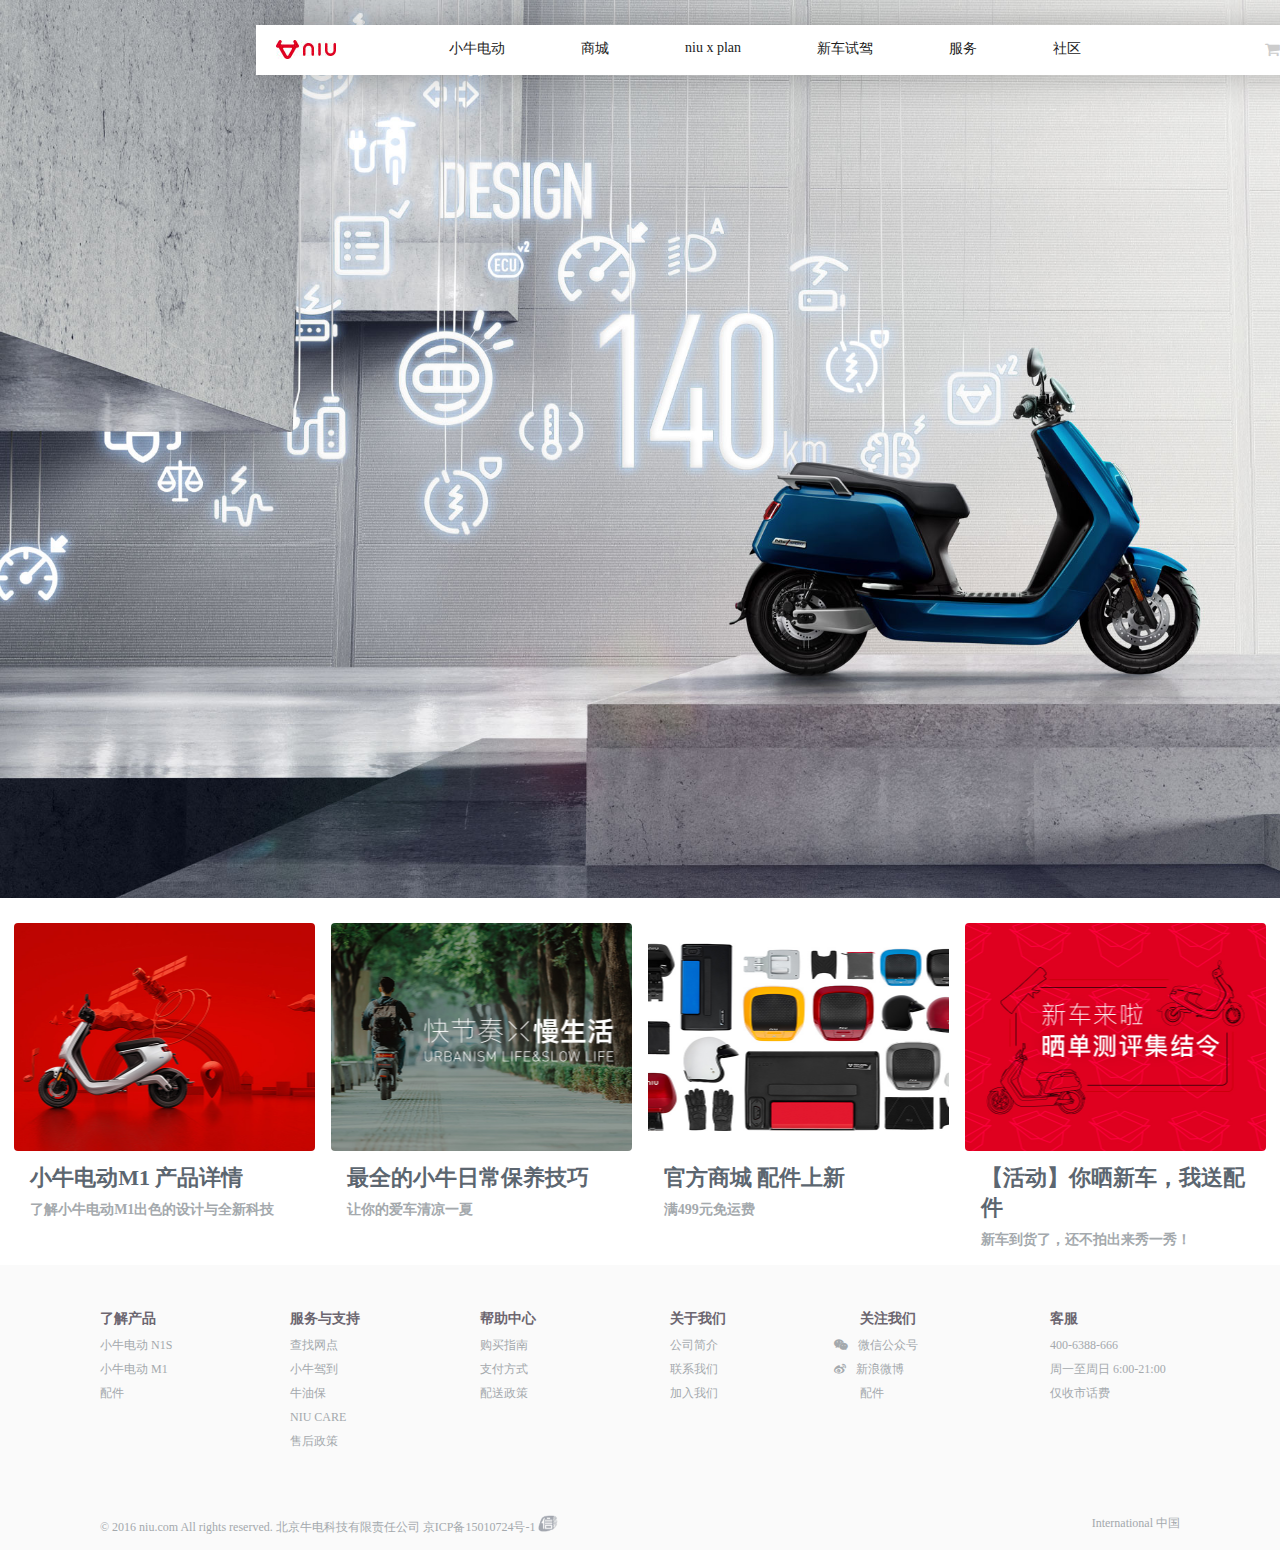
<file: index.html>
<!doctype html>
<html>
<head>
<meta charset="utf-8">
<link href="css/font-awesome.min.css" rel="stylesheet" type="text/css">
<link href="css/style.css" rel="stylesheet" type="text/css">
<link href="css/index.css" rel="stylesheet" type="text/css">
    <script src="js/jquery/jquery-3.1.0.js"></script>
    <script src="js/index.js"></script>
    <script src="js/hxsd_tools.js"></script>
<title>index</title>
</head>

<body>
<header>
	<div class="header_inner clearfix">
    	<div class="logo"><a href="index.html"><img src="images/logo_03.jpg"></a></div>
        <div class="nav">
        	<ul>
            	<li id="smallCart">
                    <a href="index.html">小牛电动</a>
                    <div class="collapse" style="display: none;">
                        <div class="collapse-content">
                            <ul>
                                <li>
                                    <a href="#"><img class="mn" src="images/m1.jpg"/><span>M1</span> </a>
                                </li>
                                <li>
                                    <a href="#"><img class="mn" src="images/n1.jpg"/><span>N1S</span> </a>
                                </li>
                            </ul>
                        </div>
                    </div>
                </li>
                <li><a href="products.html">商城</a></li>
                <li><a href="niu-x-plan.html">niu x plan</a></li>
                <li><a href="xiaoniuTry.html">新车试驾</a></li>
                <li id="services">
                    <a href="#">服务</a>
                    <div class="collapse2" style="display: none;">
                        <div class="collapse-content2">
                            <ul>
                                <li>
                                    <div class="service_bg"></div>
                                    <a target="_blank" href="#">
                                        <div class="title">
                                            <p>NIU CARE</p>
                                            <p>保养计划</p>
                                        </div>
                                    </a>
                                </li>
                                <li>
                                    <div class="service_bg2"></div>
                                    <a target="_blank" href="#">
                                        <div class="title">
                                            <p>牛油保</p>
                                            <p>人车保险</p>
                                        </div>
                                    </a>
                                </li>
                                <li>
                                    <div class="service_bg3"></div>
                                    <a target="_blank" href="#">
                                        <div class="title">
                                            <p>网点</p>
                                            <p>查找线下服务</p>
                                        </div>
                                    </a>
                                </li>
                            </ul>
                        </div>
                    </div>
                </li>
                <li><a href="#">社区</a></li>
            </ul>
        </div>
        <div class="nav_right">
        	<a href="#" class="fa fa-user"></a>
            <a href="#" class="fa fa-shopping-cart"></a>
        </div>
    </div>
</header>
<div class="banner clearfix" id="ban">
    <ul class="teb">
        <li>
            <a href="javascript:;"><img src="images/banner1.jpg"/></a>
            <div class="banner_inside">
                <a href="javascript:;"><img src="images/KV1N1S0825-1_27198195.jpg"/></a>
                <p>140 公里超长续航 ／ 智能 APP 防盗 ／ 丢一台赔一台</p>
                <a href="javascript:;">了解 N1S<i class="fa fa-arrow-right icon"></i></a>
                <a href="javascript:;">立即购买<i class="fa fa-arrow-right icon"></i></a>
            </div>
        </li>
        <li>
            <a href="javascript:;"><img src="images/banner2.jpg"/></a>
            <div class="banner_inside2">
                <a href="javascript:;"><img src="images/shijia.jpg"/></a>
                <a href="javascript:;">立即预约体验试驾会<i class="fa fa-arrow-right icon"></i></a>
                <a href="javascript:;">了解更多<i class="fa fa-arrow-right icon"></i></a>
            </div>
        </li>
        <li>
            <a href="javascript:;"><img src="images/banner3.jpg"/></a>
            <div class="banner_inside3">
                <a href="javascript:;"><img src="images/kv3.jpg"/></a>
                <a href="javascript:;">了解更多<i class="fa fa-arrow-right icon"></i></a>
            </div>
        </li>
        <li>
            <a href="javascript:;"><img src="images/banner4.jpg"/></a>
            <div class="banner_inside4">
                <a href="javascript:;">了解更多<i class="fa fa-arrow-right icon"></i></a>
                <a href="javascript:;">立即预约<i class="fa fa-arrow-right icon"></i></a>
            </div>
        </li>
    </ul>
    <a class="prev" href="javascript:;">&lt;</a>
    <a class="next" href="javascript:;">&gt;</a>
</div>

<div class="main clearfix">
<ul>
    <li>
        <a href="javascript:;">
        <div class="m1_bg1"></div>
        <h3>小牛电动M1 产品详情</h3>
        <p>了解小牛电动M1出色的设计与全新科技</p></a>
    </li>
    <li>
        <a href="javascript:;">
        <div class="m1_bg2"></div>
        <h3>最全的小牛日常保养技巧</h3>
        <p>让你的爱车清凉一夏</p></a>
    </li>
    <li>
        <a href="javascript:;">
        <div class="m1_bg3"></div>
        <h3>官方商城 配件上新</h3>
        <p>满499元免运费</p></a>
    </li>
    <li>
        <a href="javascript:;">
        <div class="m1_bg4"></div>
        <h3>【活动】你晒新车，我送配件</h3>
        <p>新车到货了，还不拍出来秀一秀！</p></a>
    </li>
</ul>
</div>
<div class="footer">
    <div class="footer_top">
        <ul>
    <li>
        <dl>
            <dt>了解产品</dt>
            <dd><a href="javascript:;">小牛电动 N1S</a></dd>
            <dd><a href="javascript:;">小牛电动 M1</a></dd>
            <dd><a href="javascript:;">配件</a></dd>
        </dl>
    </li>
    <li>
        <dl>
            <dt>服务与支持</dt>
            <dd><a href="javascript:;">查找网点</a></dd>
            <dd><a href="javascript:;">小牛驾到</a></dd>
            <dd><a href="javascript:;">牛油保</a></dd>
            <dd><a href="javascript:;">NIU CARE</a></dd>
            <dd><a href="javascript:;">售后政策</a></dd>
        </dl>
    </li>
    <li>
        <dl>
            <dt>帮助中心</dt>
            <dd><a href="javascript:;">购买指南</a></dd>
            <dd><a href="javascript:;">支付方式</a></dd>
            <dd><a href="javascript:;">配送政策</a></dd>
        </dl>
    </li>
    <li>
        <dl>
            <dt>关于我们</dt>
            <dd><a href="javascript:;">公司简介</a></dd>
            <dd><a href="javascript:;">联系我们</a></dd>
            <dd><a href="javascript:;">加入我们</a></dd>
        </dl>
    </li>
    <li>
        <dl>
            <dt>关注我们</dt>
            <dd><a href="javascript:;"><i class="fa fa-weixin"></i>微信公众号</a></dd>
            <dd><a href="javascript:;"><i class="fa fa-weibo"></i>新浪微博</a></dd>
            <dd><a href="javascript:;">配件</a></dd>
        </dl>
    </li>
    <li>
        <dl>
            <dt>客服</dt>
            <dd><a href="javascript:;">400-6388-666</a></dd>
            <dd><a href="javascript:;">周一至周日 6:00-21:00</a></dd>
            <dd><a href="javascript:;">仅收市话费</a></dd>
        </dl>
    </li>
</ul>
    </div>
    <div class="footer_bot">
        <p class="bot_left">© 2016 niu.com All rights reserved. 北京牛电科技有限责任公司 京ICP备15010724号-1 <img src="images/cert.png" style="width: 20px;"/></p>
        <div class="bot_right">
            <a href="http://www.niu.com/en/"> <i class="icon-global"></i>International</a>
            <span>中国</span>
        </div>
    </div>
</div>
</body>
</html>
</file>
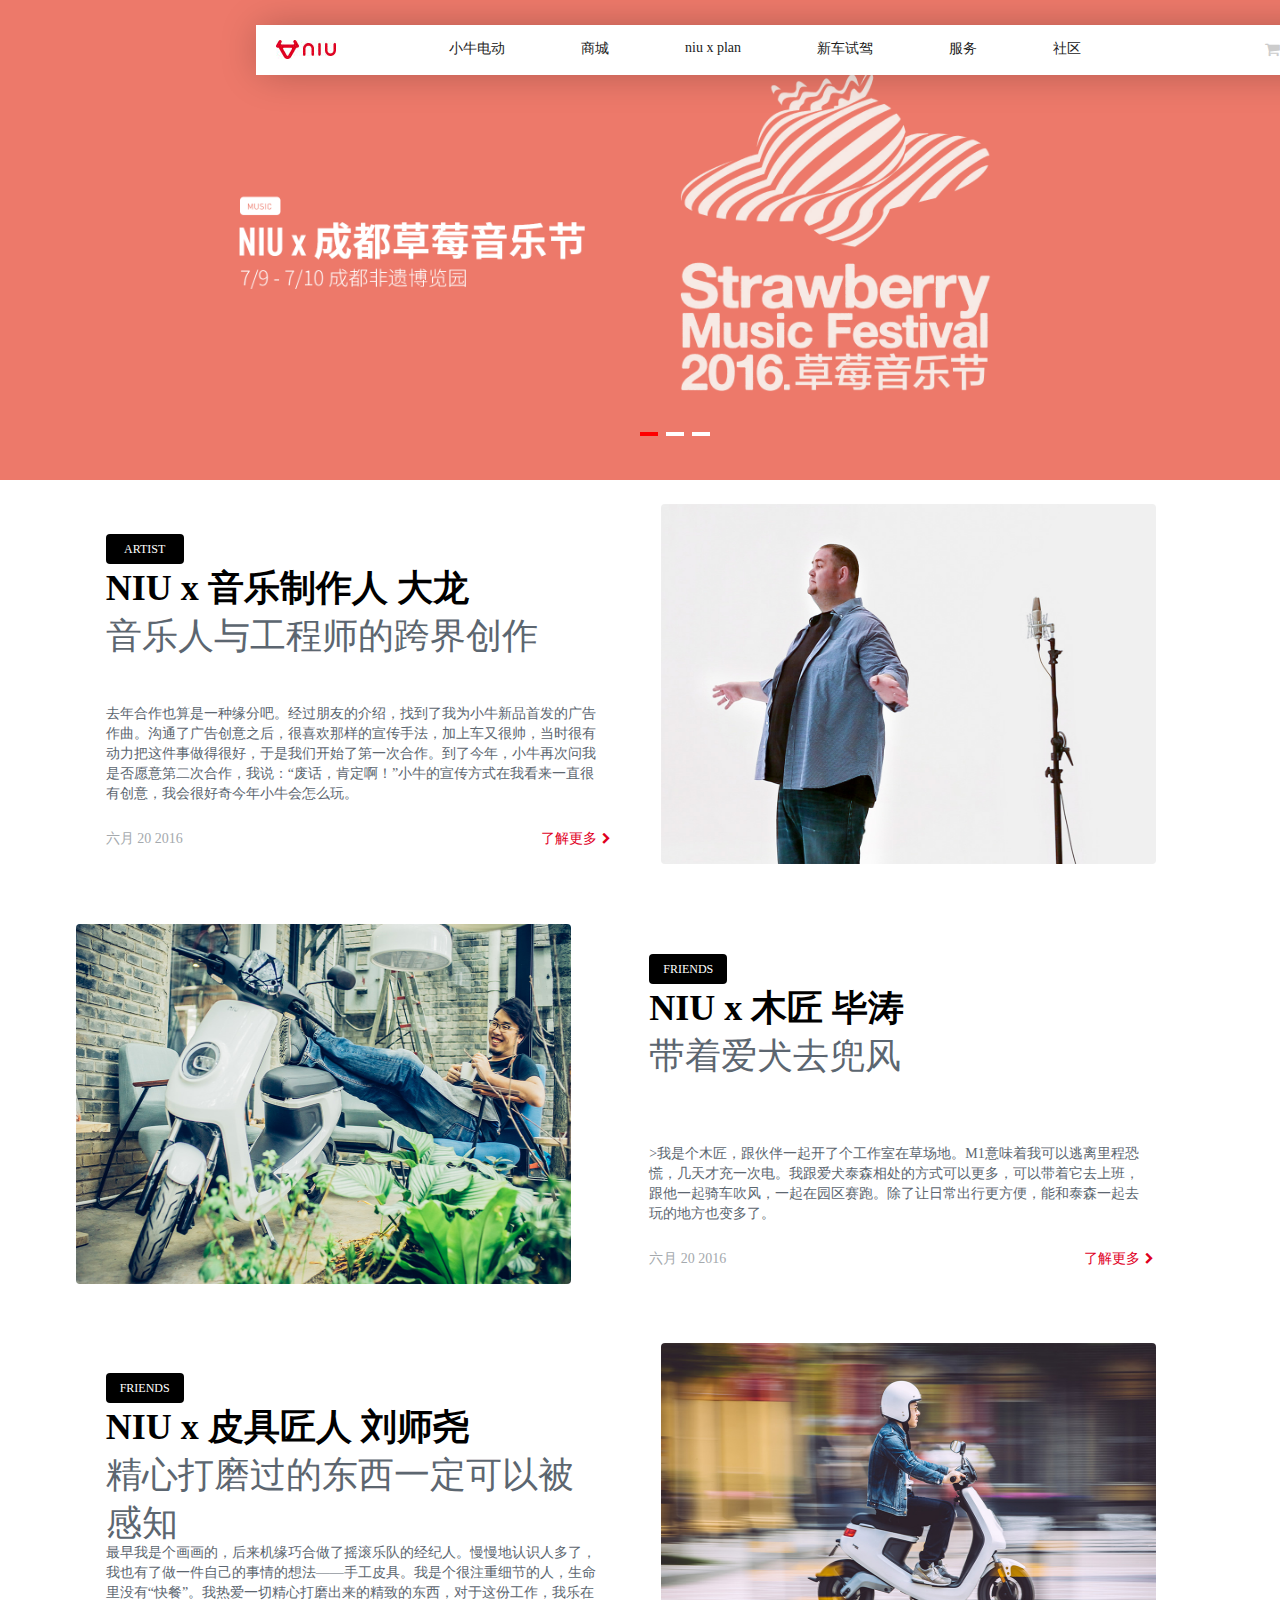
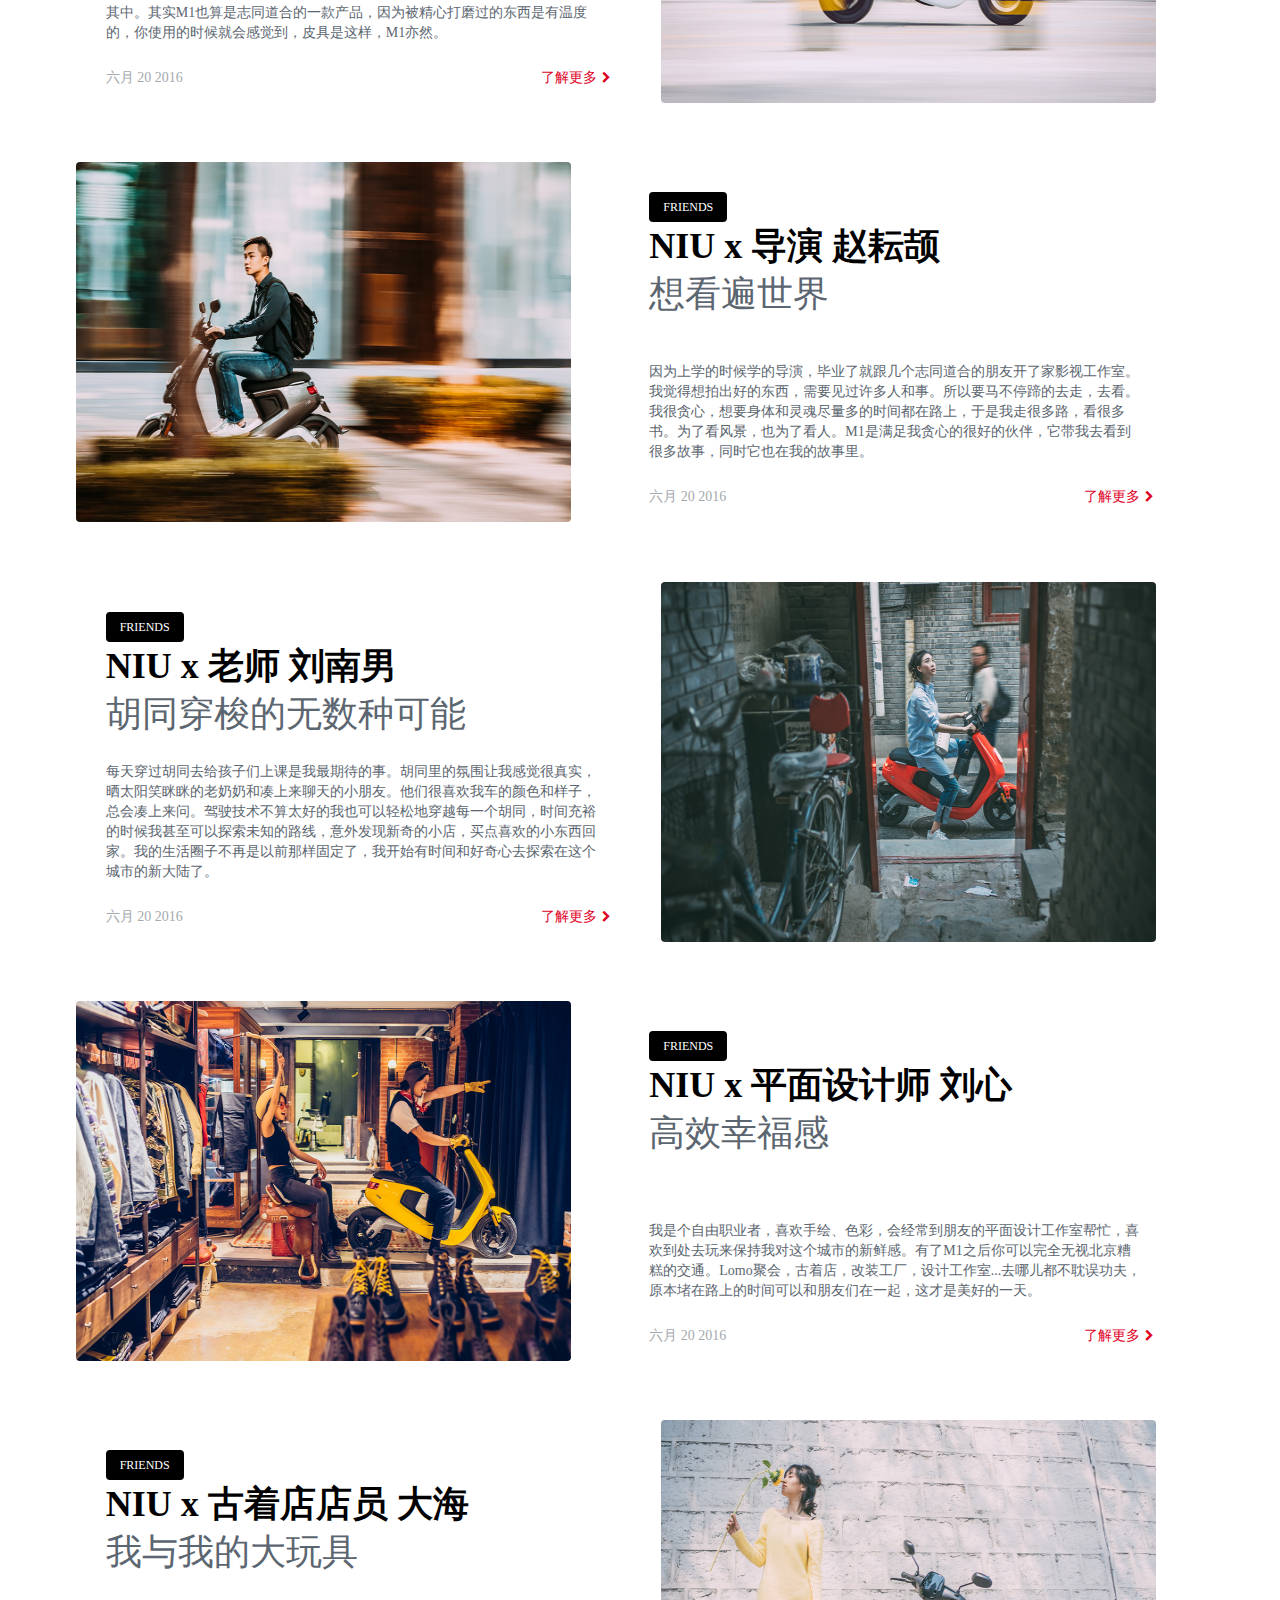
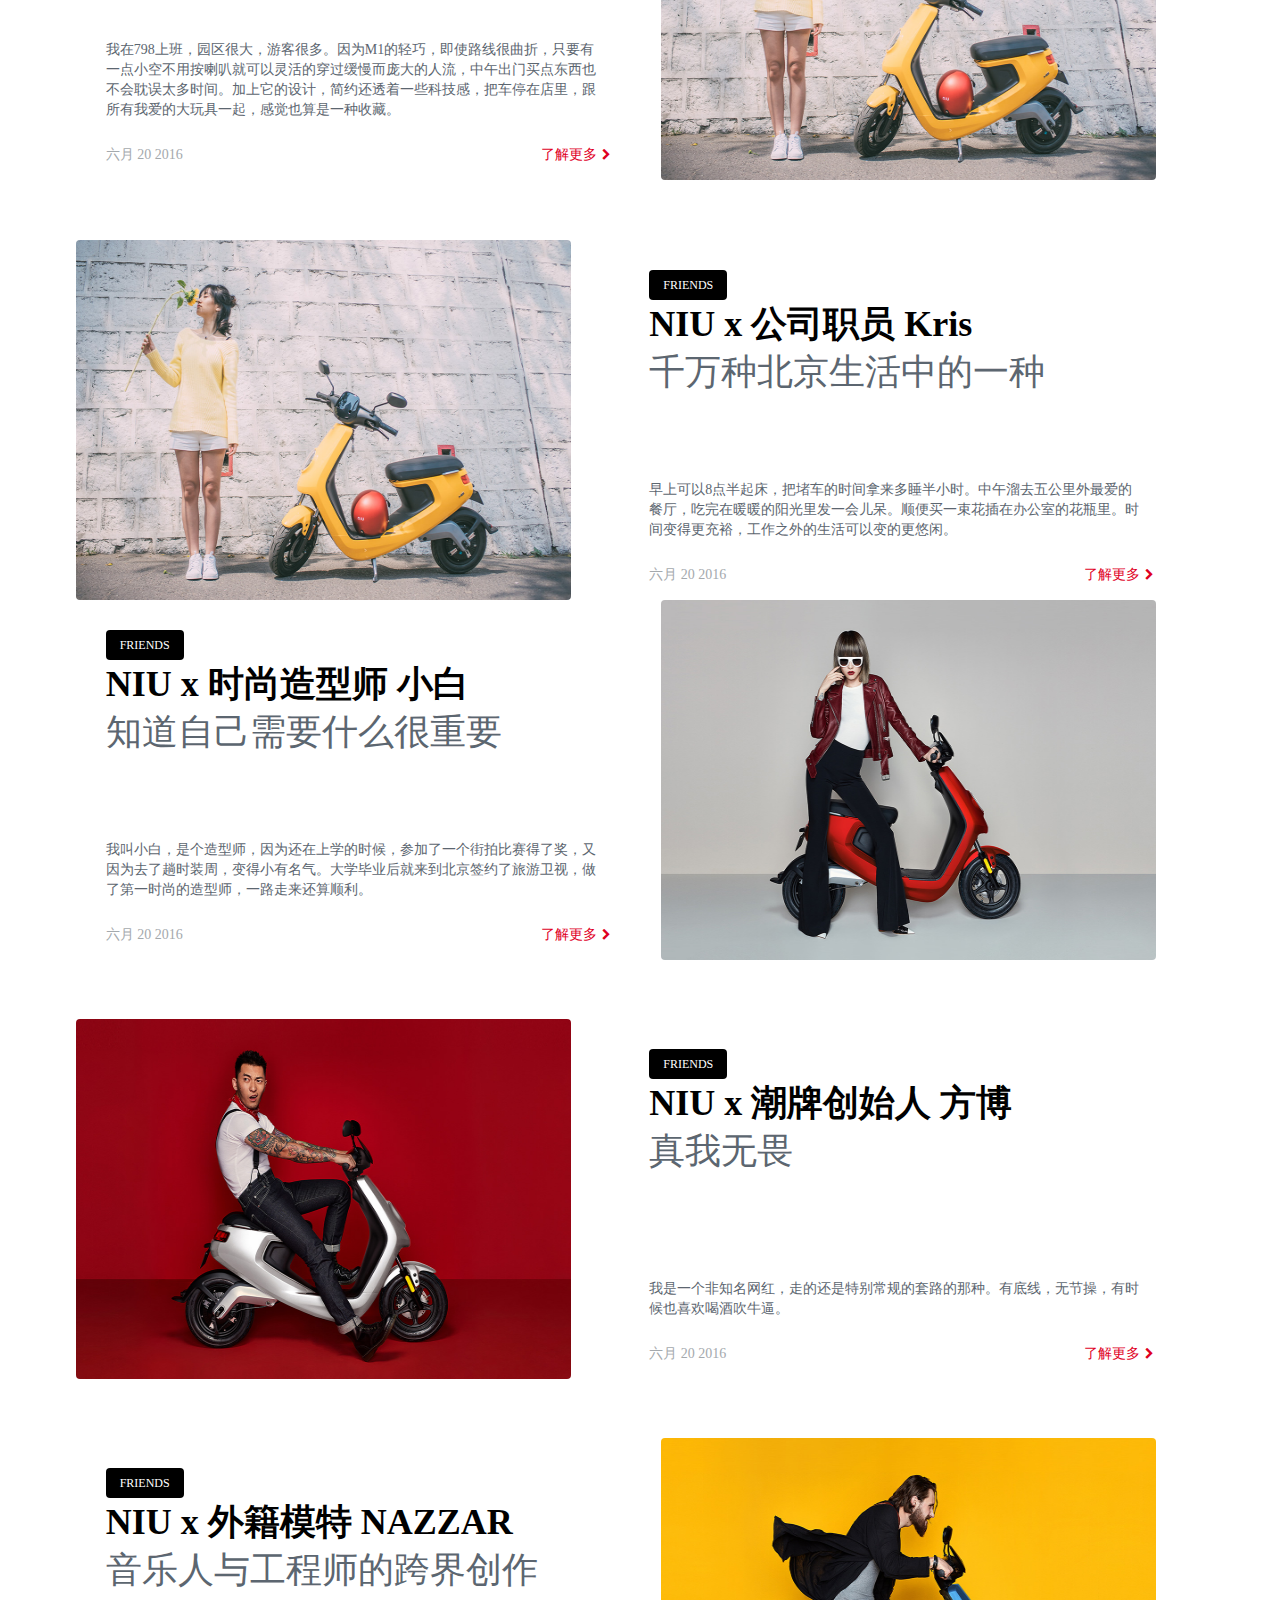
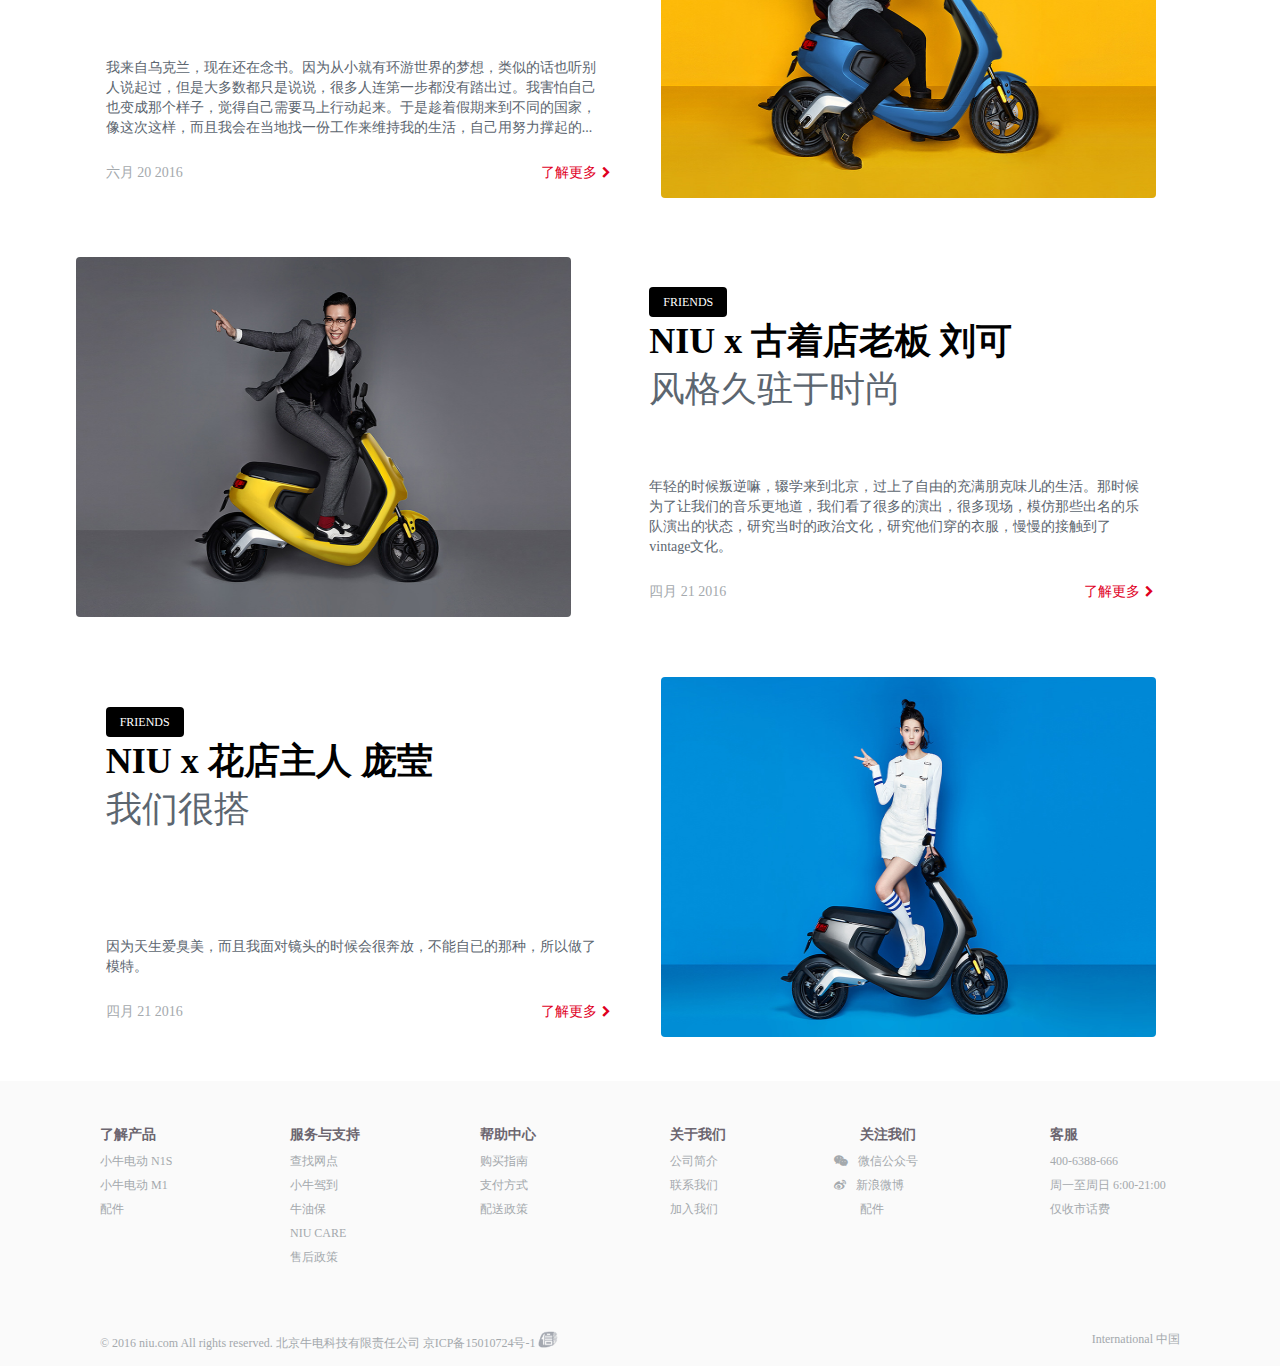
<file: niu-x-plan.html>
<!DOCTYPE html>
<html lang="en">
<head>
    <meta charset="UTF-8">
    <link href="css/font-awesome.min.css" rel="stylesheet" type="text/css">
    <link href="css/style.css" rel="stylesheet" type="text/css">
    <link href="css/index.css" rel="stylesheet" type="text/css">
    <link href="css/niu-x-plan.css" rel="stylesheet" type="text/css">
    <script src="js/jquery/jquery-3.1.0.js"></script>
    <script src="js/hxsd_tools.js"></script>
    <script src="js/index.js"></script>
    <title>niu-x-plan</title>
    <script>
        $(function () {
            var tabs=$("#content>div");
            tabs.eq(0).show();
            $("#tabs ol").find("li").each(function (index) {
                $(this).on("click",function(){
                    $(this).children().addClass("cur");
                    $(this).siblings().children().removeClass("cur");
                    tabs.eq(index).show().siblings().hide();
                });
            });
            var timer=null;
            function tab(){
                var num=$("#tabs ol").find("li");
                var a=0;
                timer=setInterval(function(){
                    if(a>=num.length){
                        a=0;
                        $("#tabs ol").find("li").eq(a).click();
                        a++;
                    }else {
                        $("#tabs ol").find("li").eq(a).click();
                        a++;
                    }
                },1500);
            };
            $("#tabs #content").on("mouseover",function(){
                clearInterval(timer);
            });
            $("#tabs #content").on("mouseout",function(){
                tab();
            });
            tab();
        });
    </script>
</head>
<body>
<header>
    <div class="header_inner clearfix">
        <div class="logo"><a href="#"><img src="images/logo_03.jpg"></a></div>
        <div class="nav">
            <ul>
                <li id="smallCart">
                    <a href="index.html">小牛电动</a>
                    <div class="collapse" style="display: none;">
                        <div class="collapse-content">
                            <ul>
                                <li>
                                    <a href="#"><img class="mn" src="images/m1.jpg"/><span>M1</span> </a>
                                </li>
                                <li>
                                    <a href="#"><img class="mn" src="images/n1.jpg"/><span>N1S</span> </a>
                                </li>
                            </ul>
                        </div>
                    </div>
                </li>
                <li><a href="products.html">商城</a></li>
                <li><a href="niu-x-plan.html">niu x plan</a></li>
                <li><a href="xiaoniuTry.html">新车试驾</a></li>
                <li id="services">
                    <a href="#">服务</a>
                    <div class="collapse2" style="display: none;">
                        <div class="collapse-content2">
                            <ul>
                                <li>
                                    <div class="service_bg"></div>
                                    <a target="_blank" href="#">
                                        <div class="title">
                                            <p>NIU CARE</p>
                                            <p>保养计划</p>
                                        </div>
                                    </a>
                                </li>
                                <li>
                                    <div class="service_bg2"></div>
                                    <a target="_blank" href="#">
                                        <div class="title">
                                            <p>牛油保</p>
                                            <p>人车保险</p>
                                        </div>
                                    </a>
                                </li>
                                <li>
                                    <div class="service_bg3"></div>
                                    <a target="_blank" href="#">
                                        <div class="title">
                                            <p>网点</p>
                                            <p>查找线下服务</p>
                                        </div>
                                    </a>
                                </li>
                            </ul>
                        </div>
                    </div>
                </li>
                <li><a href="#">社区</a></li>
            </ul>
        </div>
        <div class="nav_right">
            <a href="#" class="fa fa-user"></a>
            <a href="#" class="fa fa-shopping-cart"></a>
        </div>
    </div>
</header>
<div class="clearfix" id="ban">
    <div id="tabs">
        <ol>
            <li><a href="#" class="cur"></a></li>
            <li><a href="#"></a></li>
            <li><a href="#"></a></li>
        </ol>
        <div id="content">
            <div>
                <a href="javascript:;"><img src="images/kv-strawberry-chengdu_7bebfecd.jpg"/></a>
            </div>
            <div>
                <a href="javascript:;"><img src="images/niuxplan-zhangyue_c8ee22bd.jpg"/></a>
            </div>
            <div>
                <a href="javascript:;"><img src="images/niuxplan-agency_ccdcf6c6.jpg"/></a>
            </div>
        </div><!--end content-->
    </div><!--end tabs-->
</div>
<div class="main">
    <div class="inner clearfix">
        <ul>
            <li>
                <div class="left">
                    <a href="#" class="artist">ARTIST</a>
                    <h1>NIU x 音乐制作人 大龙</h1>
                    <h2>音乐人与工程师的跨界创作</h2>
                    <p>去年合作也算是一种缘分吧。经过朋友的介绍，找到了我为小牛新品首发的广告作曲。沟通了广告创意之后，很喜欢那样的宣传手法，加上车又很帅，当时很有动力把这件事做得很好，于是我们开始了第一次合作。到了今年，小牛再次问我是否愿意第二次合作，我说：“废话，肯定啊！”小牛的宣传方式在我看来一直很有创意，我会很好奇今年小牛会怎么玩。</p>
                    <div class="bot">
                        <span>六月 20 2016</span>
                        <a>了解更多<i class="fa fa-chevron-right"></i></a>
                    </div>
                </div>
                <div class="right">
                    <img src="images/dalong0_1423911f.jpg">
                </div>
            </li>
            <li>
                <div class="right fl_l">
                    <img src="images/bitao0_29197c29.jpg">
                </div>
                <div class="left fl_r">
                    <a href="#" class="artist">FRIENDS</a>
                    <h1>NIU x 木匠 毕涛</h1>
                    <h2>带着爱犬去兜风</h2>
                    <p>>我是个木匠，跟伙伴一起开了个工作室在草场地。M1意味着我可以逃离里程恐慌，几天才充一次电。我跟爱犬泰森相处的方式可以更多，可以带着它去上班，跟他一起骑车吹风，一起在园区赛跑。除了让日常出行更方便，能和泰森一起去玩的地方也变多了。</p>
                    <div class="bot">
                        <span>六月 20 2016</span>
                        <a>了解更多<i class="fa fa-chevron-right"></i></a>
                    </div>
                </div>
            </li>
            <li>
                <div class="left">
                    <a href="#" class="artist">FRIENDS</a>
                    <h1>NIU x 皮具匠人 刘师尧</h1>
                    <h2>精心打磨过的东西一定可以被感知</h2>
                    <p>最早我是个画画的，后来机缘巧合做了摇滚乐队的经纪人。慢慢地认识人多了，我也有了做一件自己的事情的想法——手工皮具。我是个很注重细节的人，生命里没有“快餐”。我热爱一切精心打磨出来的精致的东西，对于这份工作，我乐在其中。其实M1也算是志同道合的一款产品，因为被精心打磨过的东西是有温度的，你使用的时候就会感觉到，皮具是这样，M1亦然。</p>
                    <div class="bot">
                        <span>六月 20 2016</span>
                        <a>了解更多<i class="fa fa-chevron-right"></i></a>
                    </div>
                </div>
                <div class="right">
                    <img src="images/liushiyao0_e10e7e32.jpg">
                </div>
            </li>
            <li>
                <div class="right fl_l">
                    <img src="images/zhaoyunjie0_f1e70c79.jpg">
                </div>
                <div class="left fl_r">
                    <a href="#" class="artist">FRIENDS</a>
                    <h1>NIU x 导演 赵耘颉</h1>
                    <h2>想看遍世界</h2>
                    <p>因为上学的时候学的导演，毕业了就跟几个志同道合的朋友开了家影视工作室。我觉得想拍出好的东西，需要见过许多人和事。所以要马不停蹄的去走，去看。我很贪心，想要身体和灵魂尽量多的时间都在路上，于是我走很多路，看很多书。为了看风景，也为了看人。M1是满足我贪心的很好的伙伴，它带我去看到很多故事，同时它也在我的故事里。</p>
                    <div class="bot">
                        <span>六月 20 2016</span>
                        <a>了解更多<i class="fa fa-chevron-right"></i></a>
                    </div>
                </div>
            </li>
            <li>
                <div class="left">
                    <a href="#" class="artist">FRIENDS</a>
                    <h1>NIU x 老师 刘南男</h1>
                    <h2>胡同穿梭的无数种可能</h2>
                    <p>每天穿过胡同去给孩子们上课是我最期待的事。胡同里的氛围让我感觉很真实，晒太阳笑眯眯的老奶奶和凑上来聊天的小朋友。他们很喜欢我车的颜色和样子，总会凑上来问。驾驶技术不算太好的我也可以轻松地穿越每一个胡同，时间充裕的时候我甚至可以探索未知的路线，意外发现新奇的小店，买点喜欢的小东西回家。我的生活圈子不再是以前那样固定了，我开始有时间和好奇心去探索在这个城市的新大陆了。</p>
                    <div class="bot">
                        <span>六月 20 2016</span>
                        <a>了解更多<i class="fa fa-chevron-right"></i></a>
                    </div>
                </div>
                <div class="right">
                    <img src="images/liunannan0_60698e63.jpg">
                </div>
            </li>
            <li>
                <div class="right fl_l">
                    <img src="images/dahai0_0d0c452b.jpg">
                </div>
                <div class="left fl_r">
                    <a href="#" class="artist">FRIENDS</a>
                    <h1>NIU x 平面设计师 刘心</h1>
                    <h2>高效幸福感</h2>
                    <p>我是个自由职业者，喜欢手绘、色彩，会经常到朋友的平面设计工作室帮忙，喜欢到处去玩来保持我对这个城市的新鲜感。有了M1之后你可以完全无视北京糟糕的交通。Lomo聚会，古着店，改装工厂，设计工作室...去哪儿都不耽误功夫，原本堵在路上的时间可以和朋友们在一起，这才是美好的一天。</p>
                    <div class="bot">
                        <span>六月 20 2016</span>
                        <a>了解更多<i class="fa fa-chevron-right"></i></a>
                    </div>
                </div>
            </li>
            <li>
                <div class="left">
                    <a href="#" class="artist">FRIENDS</a>
                    <h1>NIU x 古着店店员 大海</h1>
                    <h2>我与我的大玩具</h2>
                    <p>我在798上班，园区很大，游客很多。因为M1的轻巧，即使路线很曲折，只要有一点小空不用按喇叭就可以灵活的穿过缓慢而庞大的人流，中午出门买点东西也不会耽误太多时间。加上它的设计，简约还透着一些科技感，把车停在店里，跟所有我爱的大玩具一起，感觉也算是一种收藏。</p>
                    <div class="bot">
                        <span>六月 20 2016</span>
                        <a>了解更多<i class="fa fa-chevron-right"></i></a>
                    </div>
                </div>
                <div class="right">
                    <img src="images/kris0_00b2b93c.jpg">
                </div>
            </li>
            <li>
                <div class="right fl_l">
                    <img src="images/kris0_00b2b93c.jpg">
                </div>
                <div class="left fl_r">
                    <a href="#" class="artist">FRIENDS</a>
                    <h1>NIU x 公司职员 Kris</h1>
                    <h2>千万种北京生活中的一种</h2>
                    <p>早上可以8点半起床，把堵车的时间拿来多睡半小时。中午溜去五公里外最爱的餐厅，吃完在暖暖的阳光里发一会儿呆。顺便买一束花插在办公室的花瓶里。时间变得更充裕，工作之外的生活可以变的更悠闲。</p>
                    <div class="bot">
                        <span>六月 20 2016</span>
                        <a>了解更多<i class="fa fa-chevron-right"></i></a>
                    </div>
                </div>

                <div class="left">
                    <a href="#" class="artist">FRIENDS</a>
                    <h1>NIU x 时尚造型师 小白</h1>
                    <h2>知道自己需要什么很重要</h2>
                    <p>我叫小白，是个造型师，因为还在上学的时候，参加了一个街拍比赛得了奖，又因为去了趟时装周，变得小有名气。大学毕业后就来到北京签约了旅游卫视，做了第一时尚的造型师，一路走来还算顺利。</p>
                    <div class="bot">
                        <span>六月 20 2016</span>
                        <a>了解更多<i class="fa fa-chevron-right"></i></a>
                    </div>
                </div>
                <div class="right">
                    <img src="images/m1-whitebg_e0a20568.jpg">
                </div>
            </li>
            <li>
                <div class="right fl_l">
                    <a href="javascript:;"><img src="images/m1-redbg_76e62f73.jpg"></a>
                </div>
                <div class="left fl_r">
                    <a href="#" class="artist">FRIENDS</a>
                    <h1>NIU x 潮牌创始人 方博</h1>
                    <h2>真我无畏</h2>
                    <p>我是一个非知名网红，走的还是特别常规的套路的那种。有底线，无节操，有时候也喜欢喝酒吹牛逼。</p>
                    <div class="bot">
                        <span>六月 20 2016</span>
                        <a>了解更多<i class="fa fa-chevron-right"></i></a>
                    </div>
                </div>
            </li>
            <li>
                <div class="left">
                    <a href="#" class="artist">FRIENDS</a>
                    <h1>NIU x 外籍模特 NAZZAR</h1>
                    <h2>音乐人与工程师的跨界创作</h2>
                    <p>我来自乌克兰，现在还在念书。因为从小就有环游世界的梦想，类似的话也听别人说起过，但是大多数都只是说说，很多人连第一步都没有踏出过。我害怕自己也变成那个样子，觉得自己需要马上行动起来。于是趁着假期来到不同的国家，像这次这样，而且我会在当地找一份工作来维持我的生活，自己用努力撑起的...</p>
                    <div class="bot">
                        <span>六月 20 2016</span>
                        <a>了解更多<i class="fa fa-chevron-right"></i></a>
                    </div>
                </div>
                <div class="right">
                    <img src="images/m1-yellowbg_c7fe45d5.jpg">
                </div>
            </li>
            <li>
                <div class="right fl_l">
                    <img src="images/m1-graybg_273eea62.jpg">
                </div>
                <div class="left fl_r">
                    <a href="#" class="artist">FRIENDS</a>
                    <h1>NIU x 古着店老板 刘可</h1>
                    <h2>风格久驻于时尚</h2>
                    <p>年轻的时候叛逆嘛，辍学来到北京，过上了自由的充满朋克味儿的生活。那时候为了让我们的音乐更地道，我们看了很多的演出，很多现场，模仿那些出名的乐队演出的状态，研究当时的政治文化，研究他们穿的衣服，慢慢的接触到了vintage文化。</p>
                    <div class="bot">
                        <span>四月 21 2016</span>
                        <a>了解更多<i class="fa fa-chevron-right"></i></a>
                    </div>
                </div>
            </li>
            <li>
                <div class="left">
                    <a href="#" class="artist">FRIENDS</a>
                    <h1>NIU x 花店主人 庞莹</h1>
                    <h2>我们很搭</h2>
                    <p>因为天生爱臭美，而且我面对镜头的时候会很奔放，不能自已的那种，所以做了模特。</p>
                    <div class="bot">
                        <span>四月 21 2016</span>
                        <a>了解更多<i class="fa fa-chevron-right"></i></a>
                    </div>
                </div>
                <div class="right">
                   <a href="javascript:;"><img src="images/m1-bluebg_e60df4de.jpg"></a>
                </div>
            </li>
        </ul>
    </div>
</div>
<div class="footer">
    <div class="footer_top">
        <ul>
            <li>
                <dl>
                    <dt>了解产品</dt>
                    <dd><a href="javascript:;">小牛电动 N1S</a></dd>
                    <dd><a href="javascript:;">小牛电动 M1</a></dd>
                    <dd><a href="javascript:;">配件</a></dd>
                </dl>
            </li>
            <li>
                <dl>
                    <dt>服务与支持</dt>
                    <dd><a href="javascript:;">查找网点</a></dd>
                    <dd><a href="javascript:;">小牛驾到</a></dd>
                    <dd><a href="javascript:;">牛油保</a></dd>
                    <dd><a href="javascript:;">NIU CARE</a></dd>
                    <dd><a href="javascript:;">售后政策</a></dd>
                </dl>
            </li>
            <li>
                <dl>
                    <dt>帮助中心</dt>
                    <dd><a href="javascript:;">购买指南</a></dd>
                    <dd><a href="javascript:;">支付方式</a></dd>
                    <dd><a href="javascript:;">配送政策</a></dd>
                </dl>
            </li>
            <li>
                <dl>
                    <dt>关于我们</dt>
                    <dd><a href="javascript:;">公司简介</a></dd>
                    <dd><a href="javascript:;">联系我们</a></dd>
                    <dd><a href="javascript:;">加入我们</a></dd>
                </dl>
            </li>
            <li>
                <dl>
                    <dt>关注我们</dt>
                    <dd><a href="javascript:;"><i class="fa fa-weixin"></i>微信公众号</a></dd>
                    <dd><a href="javascript:;"><i class="fa fa-weibo"></i>新浪微博</a></dd>
                    <dd><a href="javascript:;">配件</a></dd>
                </dl>
            </li>
            <li>
                <dl>
                    <dt>客服</dt>
                    <dd><a href="javascript:;">400-6388-666</a></dd>
                    <dd><a href="javascript:;">周一至周日 6:00-21:00</a></dd>
                    <dd><a href="javascript:;">仅收市话费</a></dd>
                </dl>
            </li>
        </ul>
    </div>
    <div class="footer_bot">
        <p class="bot_left">© 2016 niu.com All rights reserved. 北京牛电科技有限责任公司 京ICP备15010724号-1 <img src="images/cert.png" style="width: 20px;"/></p>
        <div class="bot_right">
            <a href="http://www.niu.com/en/"> <i class="icon-global"></i>International</a>
            <span>中国</span>
        </div>
    </div>
</div>
</body>
</html>
</file>
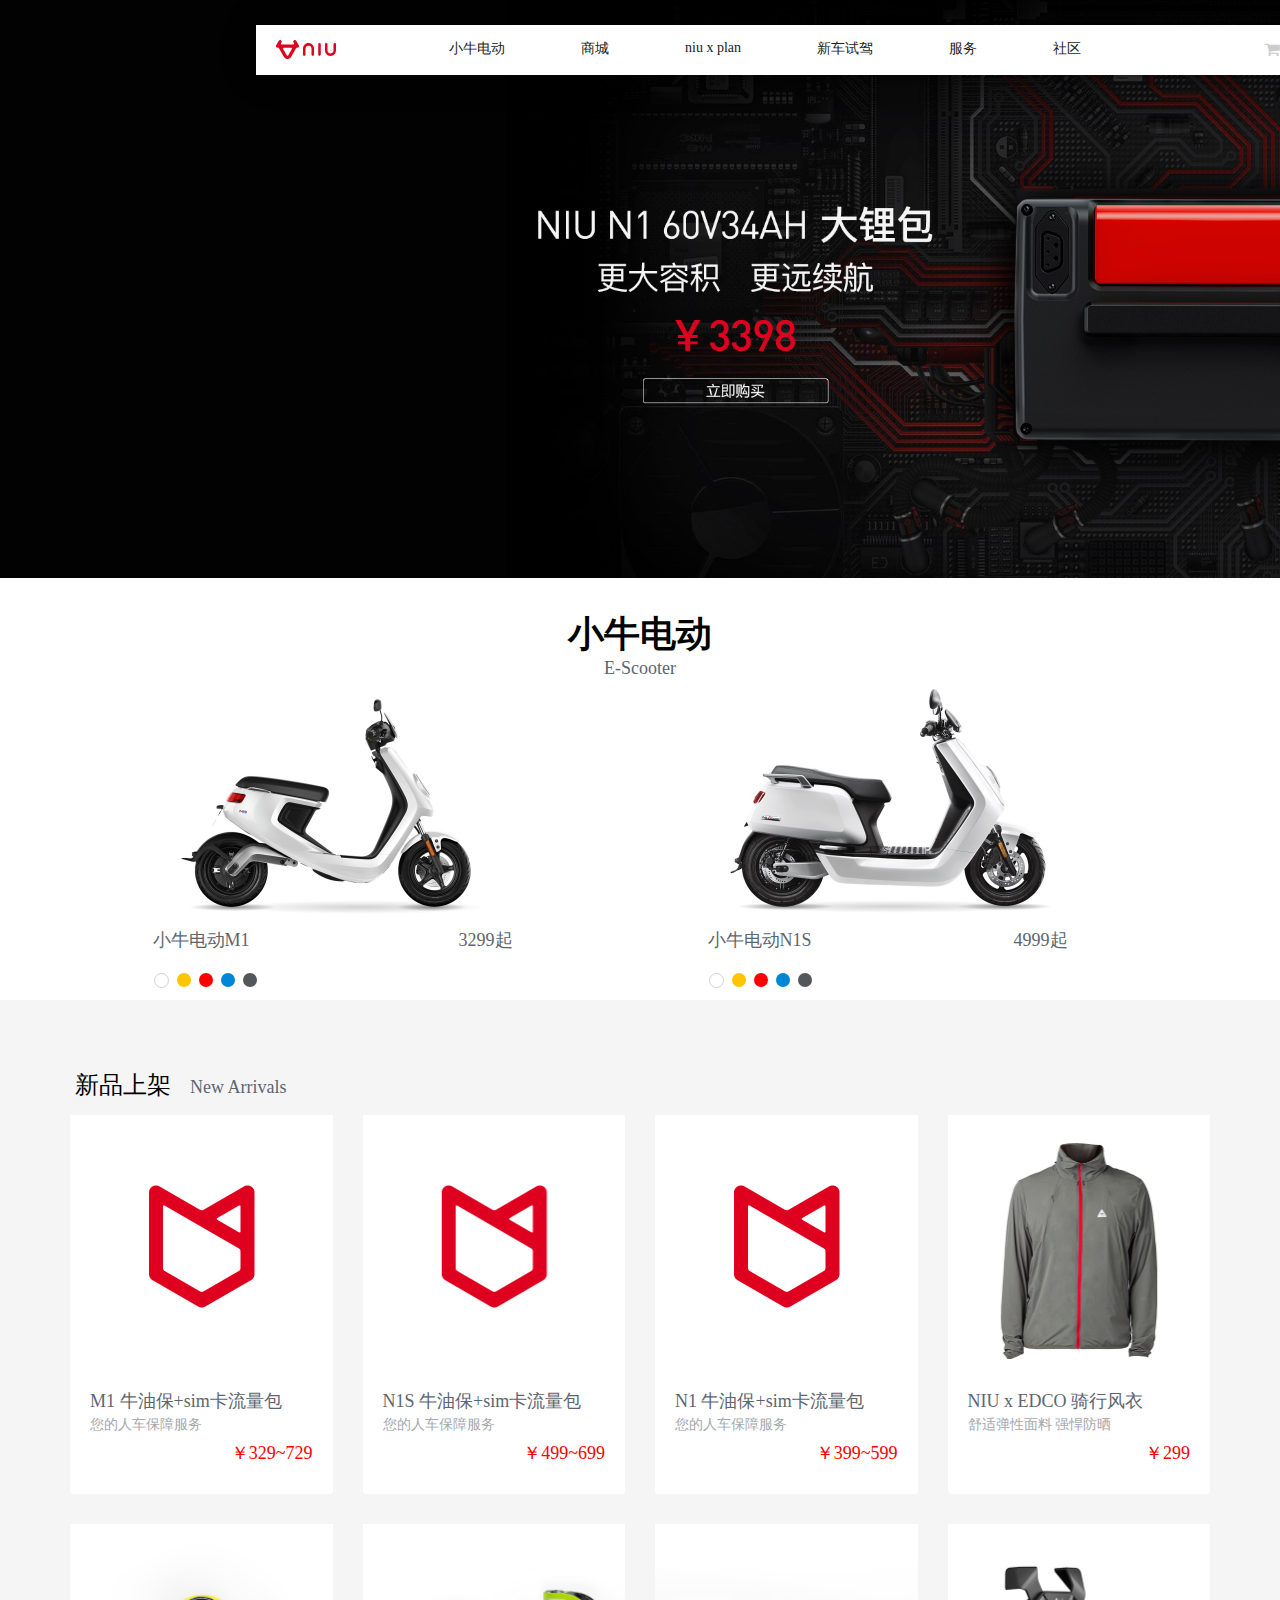
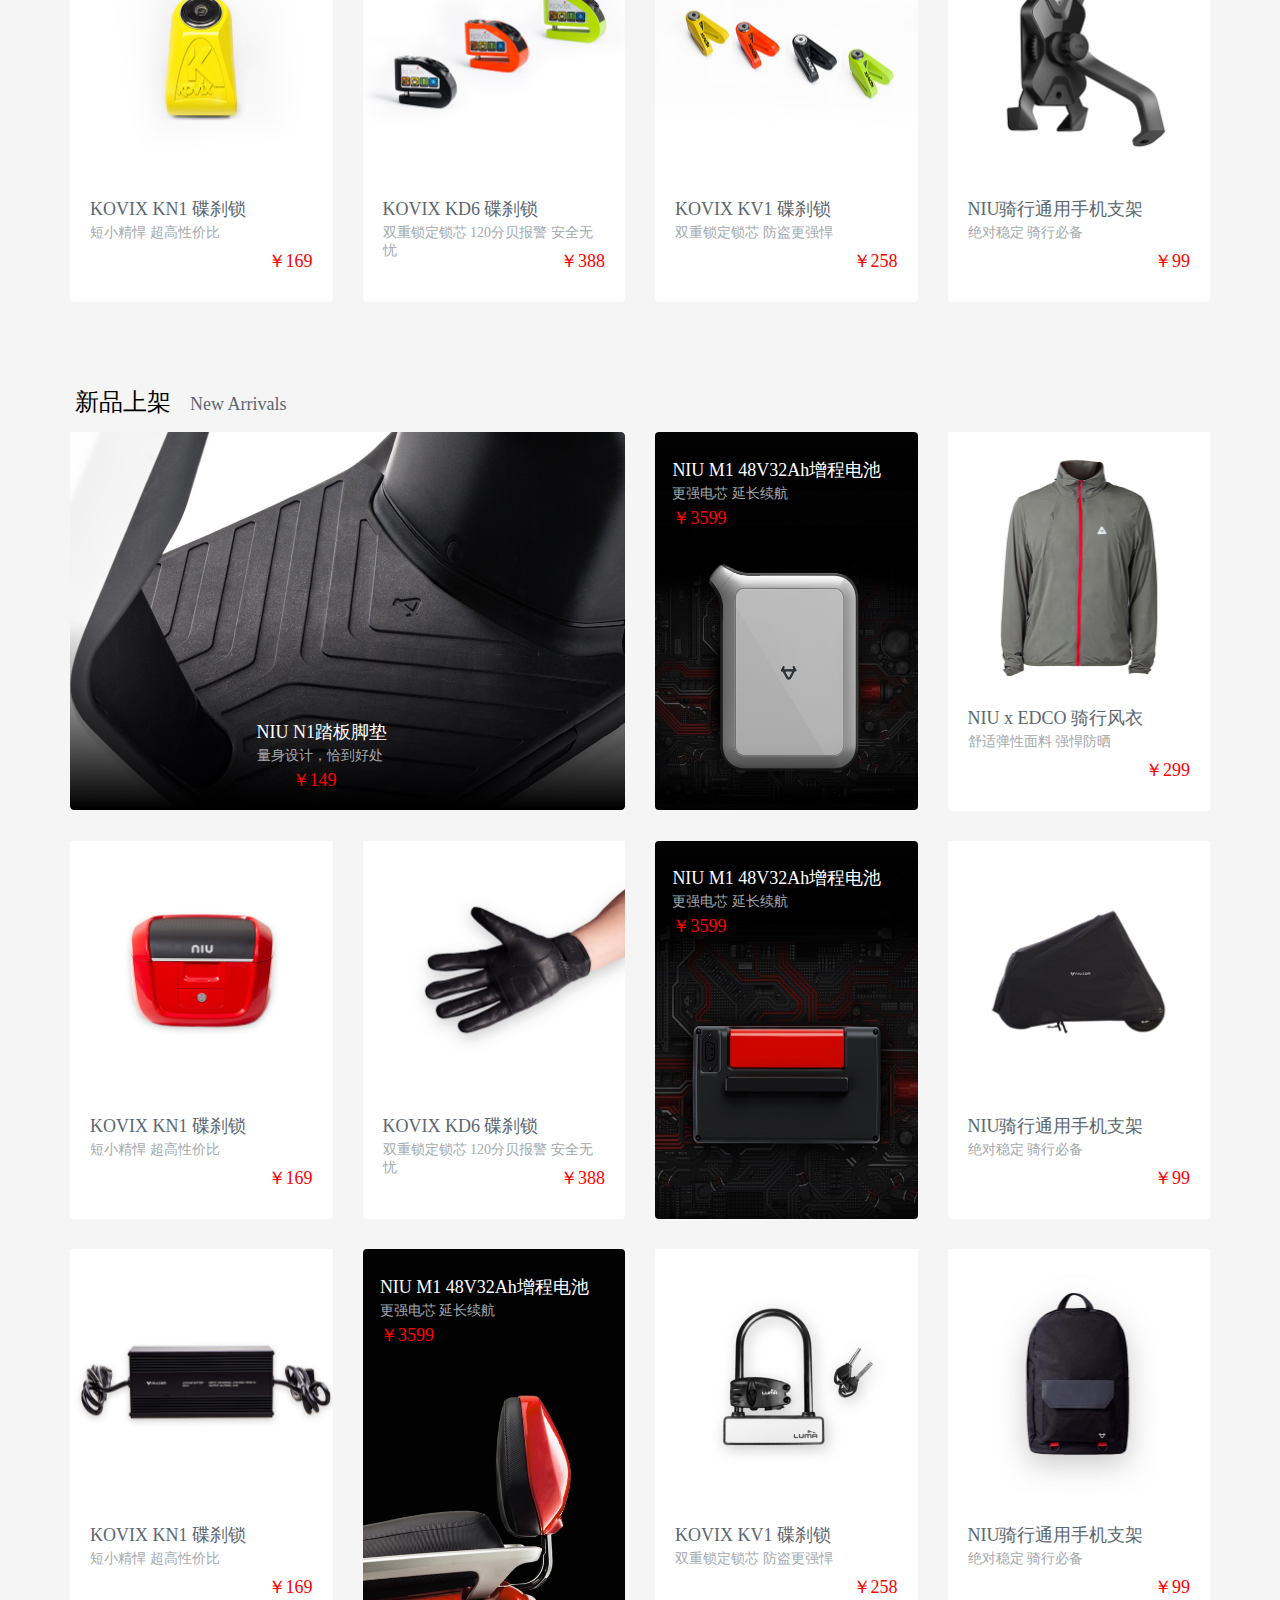
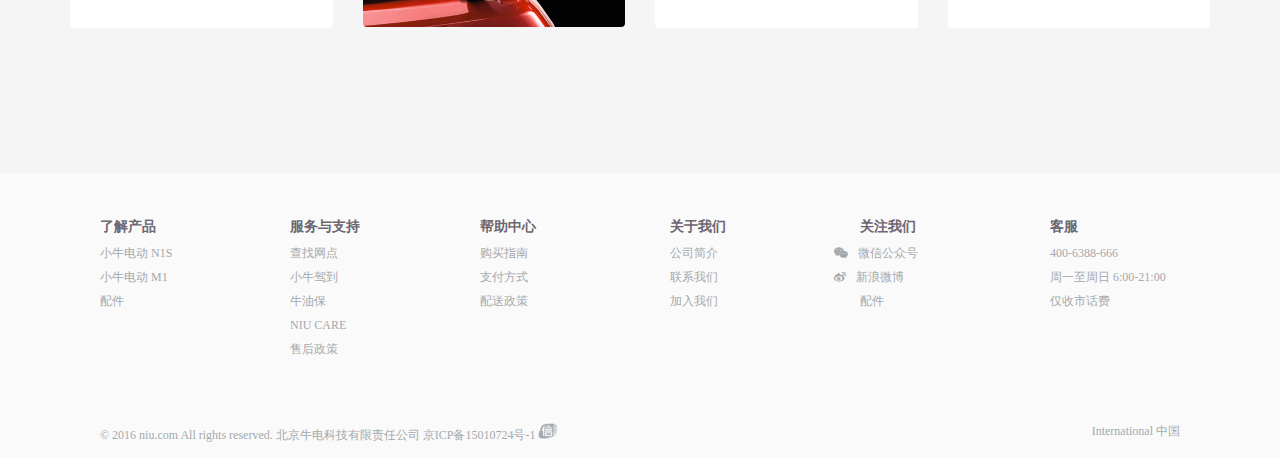
<file: products.html>
<!DOCTYPE html>
<html lang="en">
<head>
    <meta charset="utf-8">
    <link href="css/font-awesome.min.css" rel="stylesheet" type="text/css">
    <link href="css/style.css" rel="stylesheet" type="text/css">
    <link href="css/index.css" rel="stylesheet" type="text/css">
    <script src="js/jquery/jquery-3.1.0.js"></script>
    <script src="js/index.js"></script>
    <script src="js/products.js"></script>
    <script src="js/hxsd_tools.js"></script>
    <title>products</title>
</head>
<body>
<header>
    <div class="header_inner clearfix">
        <div class="logo"><a href="#"><img src="images/logo_03.jpg"></a></div>
        <div class="nav">
            <ul>
                <li id="smallCart">
                    <a href="index.html">小牛电动</a>
                    <div class="collapse" style="display: none;">
                        <div class="collapse-content">
                            <ul>
                                <li>
                                    <a href="#"><img class="mn" src="images/m1.jpg"/><span>M1</span> </a>
                                </li>
                                <li>
                                    <a href="#"><img class="mn" src="images/n1.jpg"/><span>N1S</span> </a>
                                </li>
                            </ul>
                        </div>
                    </div>
                </li>
                <li><a href="products.html">商城</a></li>
                <li><a href="niu-x-plan.html">niu x plan</a></li>
                <li><a href="xiaoniuTry.html">新车试驾</a></li>
                <li id="services">
                    <a href="#">服务</a>
                    <div class="collapse2" style="display: none;">
                        <div class="collapse-content2">
                            <ul>
                                <li>
                                    <div class="service_bg"></div>
                                    <a target="_blank" href="#">
                                        <div class="title">
                                            <p>NIU CARE</p>
                                            <p>保养计划</p>
                                        </div>
                                    </a>
                                </li>
                                <li>
                                    <div class="service_bg2"></div>
                                    <a target="_blank" href="#">
                                        <div class="title">
                                            <p>牛油保</p>
                                            <p>人车保险</p>
                                        </div>
                                    </a>
                                </li>
                                <li>
                                    <div class="service_bg3"></div>
                                    <a target="_blank" href="#">
                                        <div class="title">
                                            <p>网点</p>
                                            <p>查找线下服务</p>
                                        </div>
                                    </a>
                                </li>
                            </ul>
                        </div>
                    </div>
                </li>
                <li><a href="#">社区</a></li>
            </ul>
        </div>
        <div class="nav_right">
            <a href="#" class="fa fa-user"></a>
            <a href="#" class="fa fa-shopping-cart"></a>
        </div>
    </div>
</header>
<div class="ban clearfix" id="ban">
    <ul class="products">
        <li>
            <a href="javascript:;"><img src="images/kv4_7b6ae988.jpg"/></a>
        </li>
        <li>
            <a href="javascript:;"><img src="images/m1battery_6c083cd3.jpg"/></a>
        </li>
    </ul>
</div>
<div class="main">
    <div class="inner">
        <div class="xldd">
            <div class="text">
                <p class="text1">小牛电动</p>
                <p class="text2">E-Scooter</p>
            </div>
        </div>
        <div class="pic clearfix">
            <div class="pic_left">
                <div class="pic_left_img"><img src="images/M1__e46436ce.jpg"></div>
                <div class="txt">
                    <span class="m1">小牛电动M1</span>
                    <span class="price">3299起</span>
                    <ul>
                        <li class="white"></li>
                        <li class="yellow"></li>
                        <li class="red"></li>
                        <li class="blue"></li>
                        <li class="gary"></li>
                    </ul>
                </div>
            </div>
            <div class="pic_left">
                <div class="pic_left_img"><img src="images/N1_58c04fdf.jpg"></div>
                <div class="txt">
                    <span class="m1">小牛电动N1S</span>
                    <span class="price">4999起</span>
                    <ul>
                        <li class="white"></li>
                        <li class="yellow"></li>
                        <li class="red"></li>
                        <li class="blue"></li>
                        <li class="gary"></li>
                    </ul>
                </div>
            </div>
        </div>
    </div>
</div>
<div class="productList">
    <div class="inner clearfix">
        <div class="content clearfix">
            <div class="new_product">
                <span class="new">新品上架</span>
                <span class="arr">New Arrivals</span>
            </div>
            <div class="pro_list">
                <a href="javascript:;">
                    <div class="pro_list_all">
                        <div class="pro_list_img">
                            <img src="images/niucover.jpg">
                        </div>
                        <div class="card">
                            <p class="m1">M1 牛油保+sim卡流量包</p>
                            <p class="m2">您的人车保障服务</p>
                            <span>￥329~729</span>
                        </div>
                    </div>
                </a>
                <a href="javascript:;">
                    <div class="pro_list_all">
                        <div class="pro_list_img">
                            <img src="images/niucover.jpg">
                        </div>
                        <div class="card">
                            <p class="m1">N1S 牛油保+sim卡流量包</p>
                            <p class="m2">您的人车保障服务</p>
                            <span>￥499~699</span>
                        </div>
                    </div>
                </a>
                <a href="javascript:;">
                    <div class="pro_list_all">
                        <div class="pro_list_img">
                            <img src="images/niucover.jpg">
                        </div>
                        <div class="card">
                            <p class="m1">N1 牛油保+sim卡流量包</p>
                            <p class="m2">您的人车保障服务</p>
                            <span>￥399~599</span>
                        </div>
                    </div>
                </a>
                <a href="javascript:;">
                    <div class="pro_list_all">
                        <div class="pro_list_img">
                            <img src="images/fengyi.jpg">
                        </div>
                        <div class="card">
                            <p class="m1">NIU x EDCO 骑行风衣</p>
                            <p class="m2">舒适弹性面料 强悍防晒</p>
                            <span>￥299</span>
                        </div>
                    </div>
                </a>
                <a href="javascript:;">
                    <div class="pro_list_all">
                        <div class="pro_list_img">
                            <img src="images/kn1.jpg">
                        </div>
                        <div class="card">
                            <p class="m1">KOVIX KN1 碟刹锁</p>
                            <p class="m2">短小精悍 超高性价比</p>
                            <span>￥169</span>
                        </div>
                    </div>
                </a>
                <a href="javascript:;">
                    <div class="pro_list_all">
                        <div class="pro_list_img">
                            <img src="images/kd6.jpg">
                        </div>
                        <div class="card">
                            <p class="m1">KOVIX KD6 碟刹锁</p>
                            <p class="m2">双重锁定锁芯 120分贝报警 安全无忧</p>
                            <span>￥388</span>
                        </div>
                    </div>
                </a>
                <a href="javascript:;">
                    <div class="pro_list_all">
                        <div class="pro_list_img">
                            <img src="images/kv1.jpg">
                        </div>
                        <div class="card">
                            <p class="m1">KOVIX KV1 碟刹锁</p>
                            <p class="m2">双重锁定锁芯 防盗更强悍</p>
                            <span>￥258</span>
                        </div>
                    </div>
                </a>
                <a href="javascript:;">
                    <div class="pro_list_all">
                        <div class="pro_list_img">
                            <img src="images/sjzj.jpg">
                        </div>
                        <div class="card">
                            <p class="m1">NIU骑行通用手机支架</p>
                            <p class="m2">绝对稳定 骑行必备</p>
                            <span>￥99</span>
                        </div>
                    </div>
                </a>
            </div>
        </div>
        <div class="content clearfix">
            <div class="new_product">
                <span class="new">新品上架</span>
                <span class="arr">New Arrivals</span>
            </div>
            <div class="pro_list pro_list2">
                <a href="javascript:;">
                    <div class="pro_list_all ss">
                        <div class="pro_list_img">
                            <img src="images/products3.jpg">
                        </div>
                        <div class="card">
                            <p class="m1 m1s">NIU N1踏板脚垫</p>
                            <p class="m2">量身设计，恰到好处</p>
                            <span>￥149</span>
                        </div>
                    </div>
                </a>
                <a href="javascript:;">
                    <div class="pro_list_all aa">
                        <div class="pro_list_img">
                            <img src="images/m1battery.jpg">
                        </div>
                        <div class="card">
                            <p class="m1 m1s">NIU M1 48V32Ah增程电池</p>
                            <p class="m2">更强电芯 延长续航</p>
                            <span>￥3599</span>
                        </div>
                    </div>
                </a>
                <a href="javascript:;">
                    <div class="pro_list_all">
                        <div class="pro_list_img">
                            <img src="images/fengyi.jpg">
                        </div>
                        <div class="card">
                            <p class="m1">NIU x EDCO 骑行风衣</p>
                            <p class="m2">舒适弹性面料 强悍防晒</p>
                            <span>￥299</span>
                        </div>
                    </div>
                </a>
                <a href="javascript:;">
                    <div class="pro_list_all">
                        <div class="pro_list_img">
                            <img src="images/m1-backcase.jpg">
                        </div>
                        <div class="card">
                            <p class="m1">KOVIX KN1 碟刹锁</p>
                            <p class="m2">短小精悍 超高性价比</p>
                            <span>￥169</span>
                        </div>
                    </div>
                </a>
                <a href="javascript:;">
                    <div class="pro_list_all">
                        <div class="pro_list_img">
                            <img src="images/products2.jpg">
                        </div>
                        <div class="card">
                            <p class="m1">KOVIX KD6 碟刹锁</p>
                            <p class="m2">双重锁定锁芯 120分贝报警 安全无忧</p>
                            <span>￥388</span>
                        </div>
                    </div>
                </a>
                <a href="javascript:;">
                    <div class="pro_list_all aa">
                        <div class="pro_list_img">
                            <img src="images/product11.jpg">
                        </div>
                        <div class="card">
                            <p class="m1 m1s">NIU M1 48V32Ah增程电池</p>
                            <p class="m2">更强电芯 延长续航</p>
                            <span>￥3599</span>
                        </div>
                    </div>
                </a>
                <a href="javascript:;">
                    <div class="pro_list_all">
                        <div class="pro_list_img">
                            <img src="images/n1-cover.jpg">
                        </div>
                        <div class="card">
                            <p class="m1">NIU骑行通用手机支架</p>
                            <p class="m2">绝对稳定 骑行必备</p>
                            <span>￥99</span>
                        </div>
                    </div>
                </a>
                <a href="javascript:;">
                    <div class="pro_list_all">
                        <div class="pro_list_img">
                            <img src="images/charger.jpg">
                        </div>
                        <div class="card">
                            <p class="m1">KOVIX KN1 碟刹锁</p>
                            <p class="m2">短小精悍 超高性价比</p>
                            <span>￥169</span>
                        </div>
                    </div>
                </a>
                <a href="javascript:;">
                    <div class="pro_list_all aa">
                        <div class="pro_list_img">
                            <img src="images/product10.jpg">
                        </div>
                        <div class="card">
                            <p class="m1 m1s">NIU M1 48V32Ah增程电池</p>
                            <p class="m2">更强电芯 延长续航</p>
                            <span>￥3599</span>
                        </div>
                    </div>
                </a>
                <a href="javascript:;">
                    <div class="pro_list_all">
                        <div class="pro_list_img">
                            <img src="images/uxingsuo.jpg">
                        </div>
                        <div class="card">
                            <p class="m1">KOVIX KV1 碟刹锁</p>
                            <p class="m2">双重锁定锁芯 防盗更强悍</p>
                            <span>￥258</span>
                        </div>
                    </div>
                </a>
                <a href="javascript:;">
                    <div class="pro_list_all">
                        <div class="pro_list_img">
                            <img src="images/products4.jpg">
                        </div>
                        <div class="card">
                            <p class="m1">NIU骑行通用手机支架</p>
                            <p class="m2">绝对稳定 骑行必备</p>
                            <span>￥99</span>
                        </div>
                    </div>
                </a>
            </div>
        </div>
    </div>
</div>
<div class="footer">
    <div class="footer_top">
        <ul>
            <li>
                <dl>
                    <dt>了解产品</dt>
                    <dd><a href="javascript:;">小牛电动 N1S</a></dd>
                    <dd><a href="javascript:;">小牛电动 M1</a></dd>
                    <dd><a href="javascript:;">配件</a></dd>
                </dl>
            </li>
            <li>
                <dl>
                    <dt>服务与支持</dt>
                    <dd><a href="javascript:;">查找网点</a></dd>
                    <dd><a href="javascript:;">小牛驾到</a></dd>
                    <dd><a href="javascript:;">牛油保</a></dd>
                    <dd><a href="javascript:;">NIU CARE</a></dd>
                    <dd><a href="javascript:;">售后政策</a></dd>
                </dl>
            </li>
            <li>
                <dl>
                    <dt>帮助中心</dt>
                    <dd><a href="javascript:;">购买指南</a></dd>
                    <dd><a href="javascript:;">支付方式</a></dd>
                    <dd><a href="javascript:;">配送政策</a></dd>
                </dl>
            </li>
            <li>
                <dl>
                    <dt>关于我们</dt>
                    <dd><a href="javascript:;">公司简介</a></dd>
                    <dd><a href="javascript:;">联系我们</a></dd>
                    <dd><a href="javascript:;">加入我们</a></dd>
                </dl>
            </li>
            <li>
                <dl>
                    <dt>关注我们</dt>
                    <dd><a href="javascript:;"><i class="fa fa-weixin"></i>微信公众号</a></dd>
                    <dd><a href="javascript:;"><i class="fa fa-weibo"></i>新浪微博</a></dd>
                    <dd><a href="javascript:;">配件</a></dd>
                </dl>
            </li>
            <li>
                <dl>
                    <dt>客服</dt>
                    <dd><a href="javascript:;">400-6388-666</a></dd>
                    <dd><a href="javascript:;">周一至周日 6:00-21:00</a></dd>
                    <dd><a href="javascript:;">仅收市话费</a></dd>
                </dl>
            </li>
        </ul>
    </div>
    <div class="footer_bot">
        <p class="bot_left">© 2016 niu.com All rights reserved. 北京牛电科技有限责任公司 京ICP备15010724号-1 <img src="images/cert.png" style="width: 20px;"/></p>
        <div class="bot_right">
            <a href="http://www.niu.com/en/"> <i class="icon-global"></i>International</a>
            <span>中国</span>
        </div>
    </div>
</div>
</body>
</html>
</file>
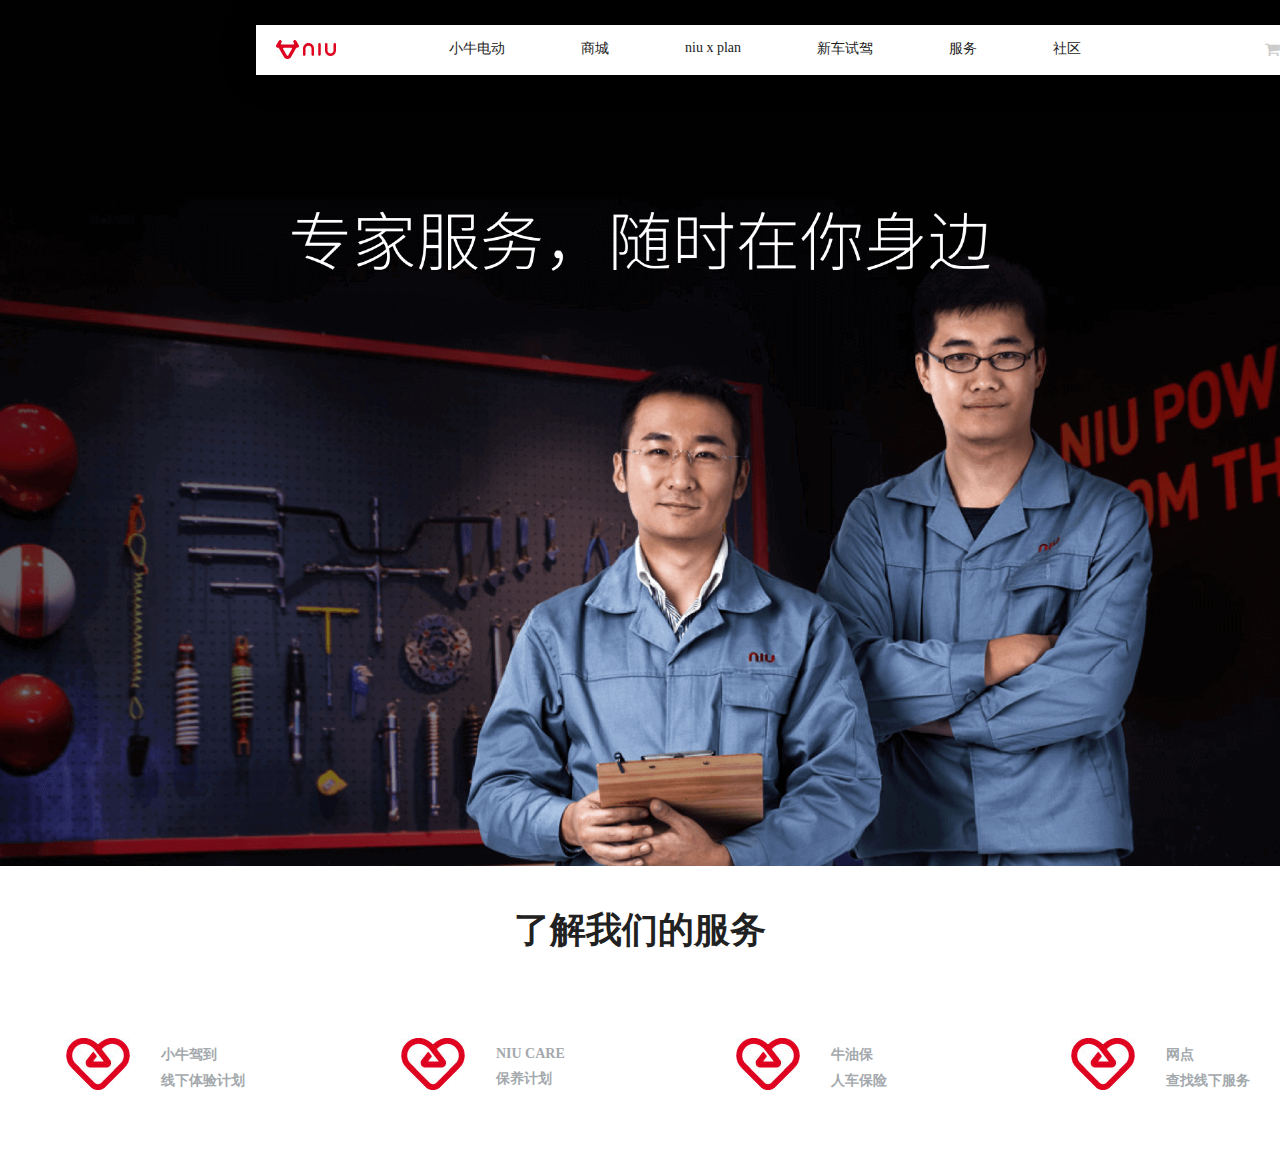
<file: service.html>
<!DOCTYPE html>
<html lang="en">
<head>
    <meta charset="UTF-8">
    <title>Title</title>
    <link href="css/font-awesome.min.css" rel="stylesheet" type="text/css">
    <link href="css/style.css" rel="stylesheet" type="text/css">
    <link href="css/index.css" rel="stylesheet" type="text/css">
    <link href="css/niu-x-plan.css" rel="stylesheet" type="text/css">
    <script src="js/jquery/jquery-3.1.0.js"></script>
    <script src="js/hxsd_tools.js"></script>
    <script src="js/index.js"></script>
    <link href="css/service.css" rel="stylesheet" type="text/css">
</head>
<body>
<header>
    <div class="header_inner clearfix">
        <div class="logo"><a href="#"><img src="images/logo_03.jpg"></a></div>
        <div class="nav">
            <ul>
                <li id="smallCart">
                    <a href="index.html">小牛电动</a>
                    <div class="collapse" style="display: none;">
                        <div class="collapse-content">
                            <ul>
                                <li>
                                    <a href="#"><img class="mn" src="images/m1.jpg"/><span>M1</span> </a>
                                </li>
                                <li>
                                    <a href="#"><img class="mn" src="images/n1.jpg"/><span>N1S</span> </a>
                                </li>
                            </ul>
                        </div>
                    </div>
                </li>
                <li><a href="products.html">商城</a></li>
                <li><a href="niu-x-plan.html">niu x plan</a></li>
                <li><a href="xiaoniuTry.html">新车试驾</a></li>
                <li id="services">
                    <a href="#">服务</a>
                    <div class="collapse2" style="display: none;">
                        <div class="collapse-content2">
                            <ul>
                                <li>
                                    <div class="service_bg"></div>
                                    <a target="_blank" href="#">
                                        <div class="title">
                                            <p>NIU CARE</p>
                                            <p>保养计划</p>
                                        </div>
                                    </a>
                                </li>
                                <li>
                                    <div class="service_bg2"></div>
                                    <a target="_blank" href="#">
                                        <div class="title">
                                            <p>牛油保</p>
                                            <p>人车保险</p>
                                        </div>
                                    </a>
                                </li>
                                <li>
                                    <div class="service_bg3"></div>
                                    <a target="_blank" href="#">
                                        <div class="title">
                                            <p>网点</p>
                                            <p>查找线下服务</p>
                                        </div>
                                    </a>
                                </li>
                            </ul>
                        </div>
                    </div>
                </li>
                <li><a href="#">社区</a></li>
            </ul>
        </div>
        <div class="nav_right">
            <a href="#" class="fa fa-user"></a>
            <a href="#" class="fa fa-shopping-cart"></a>
        </div>
    </div>
</header>
<div class="main">
    <div class="orders"></div>
    <div class="orders1">
        <h1>了解我们的服务</h1>
        <div class="orders1-1">
            <ul>
                <li>
                    <a href="#">
                        <div class="niu_bg"></div>
                        <div class="niu_text">
                            <p>小牛驾到</p>
                            <p>线下体验计划</p>
                        </div>
                    </a>
                </li>
                <li>
                    <a href="#">
                        <div class="niu_bg"></div>
                        <div class="niu_text">
                            <p> NIU CARE</p>
                            <p>保养计划</p>
                        </div>
                    </a>
                </li>
                <li>
                    <a href="#">
                        <div class="niu_bg"></div>
                        <div class="niu_text">
                            <p>牛油保</p>
                            <p>人车保险</p>
                        </div>
                    </a>
                </li>
                <li>
                    <a href="#">
                        <div class="niu_bg"></div>
                        <div class="niu_text">
                            <p>网点</p>
                            <p>查找线下服务</p>
                        </div>
                    </a>
                </li>
            </ul>
        </div>
    </div>

</div>
</body>
</html>
</file>
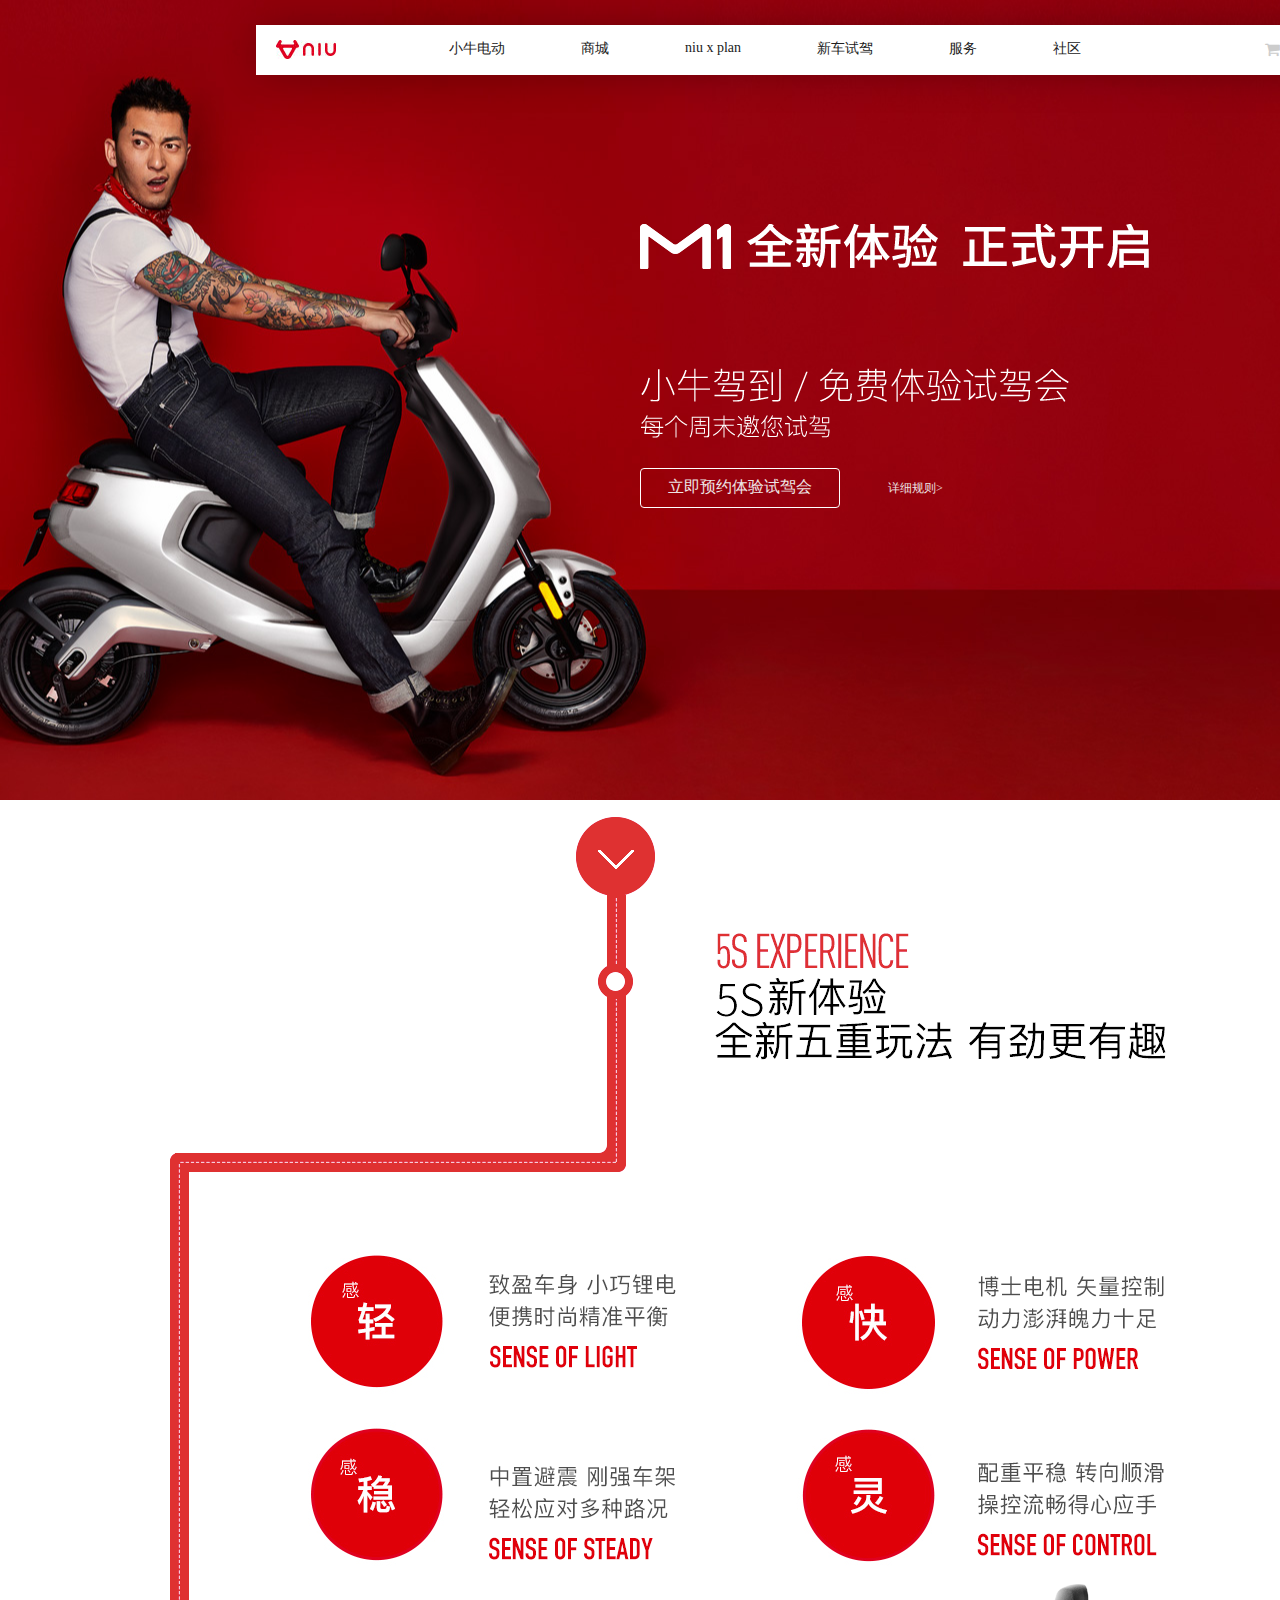
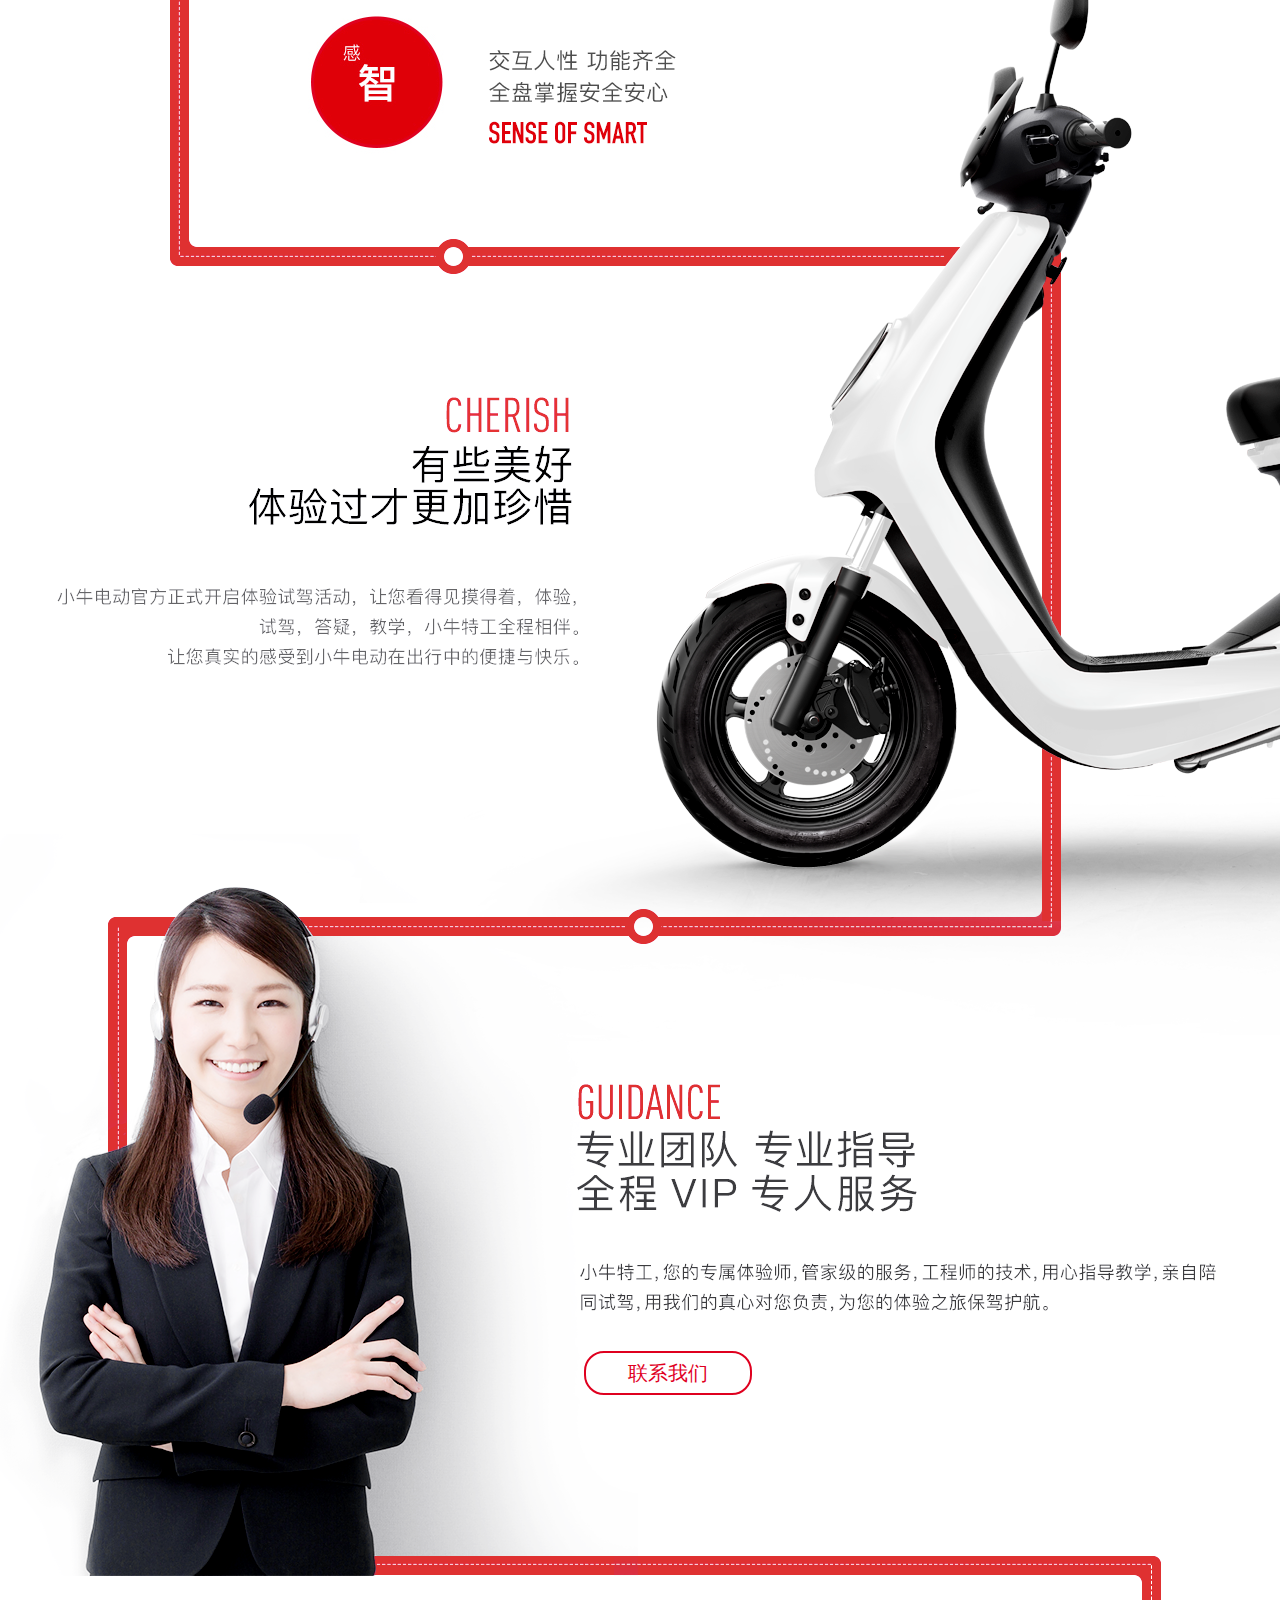
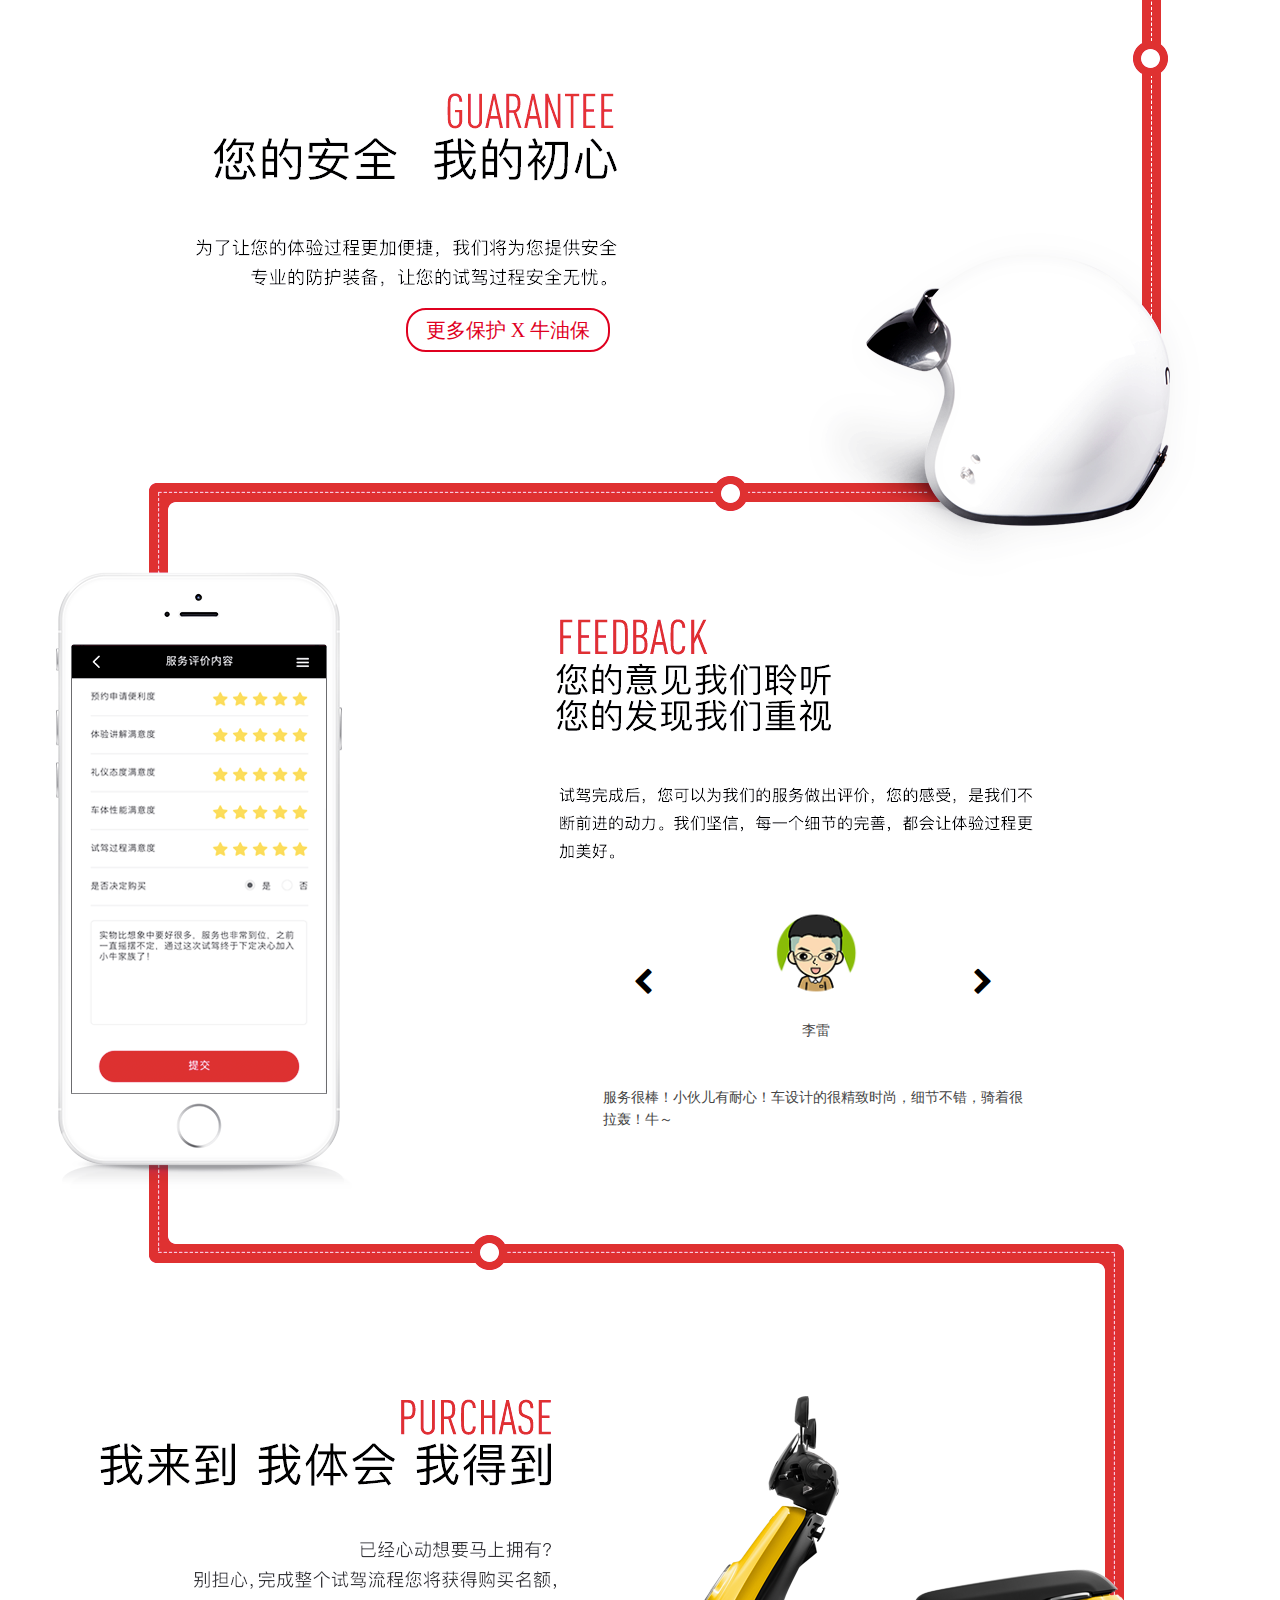
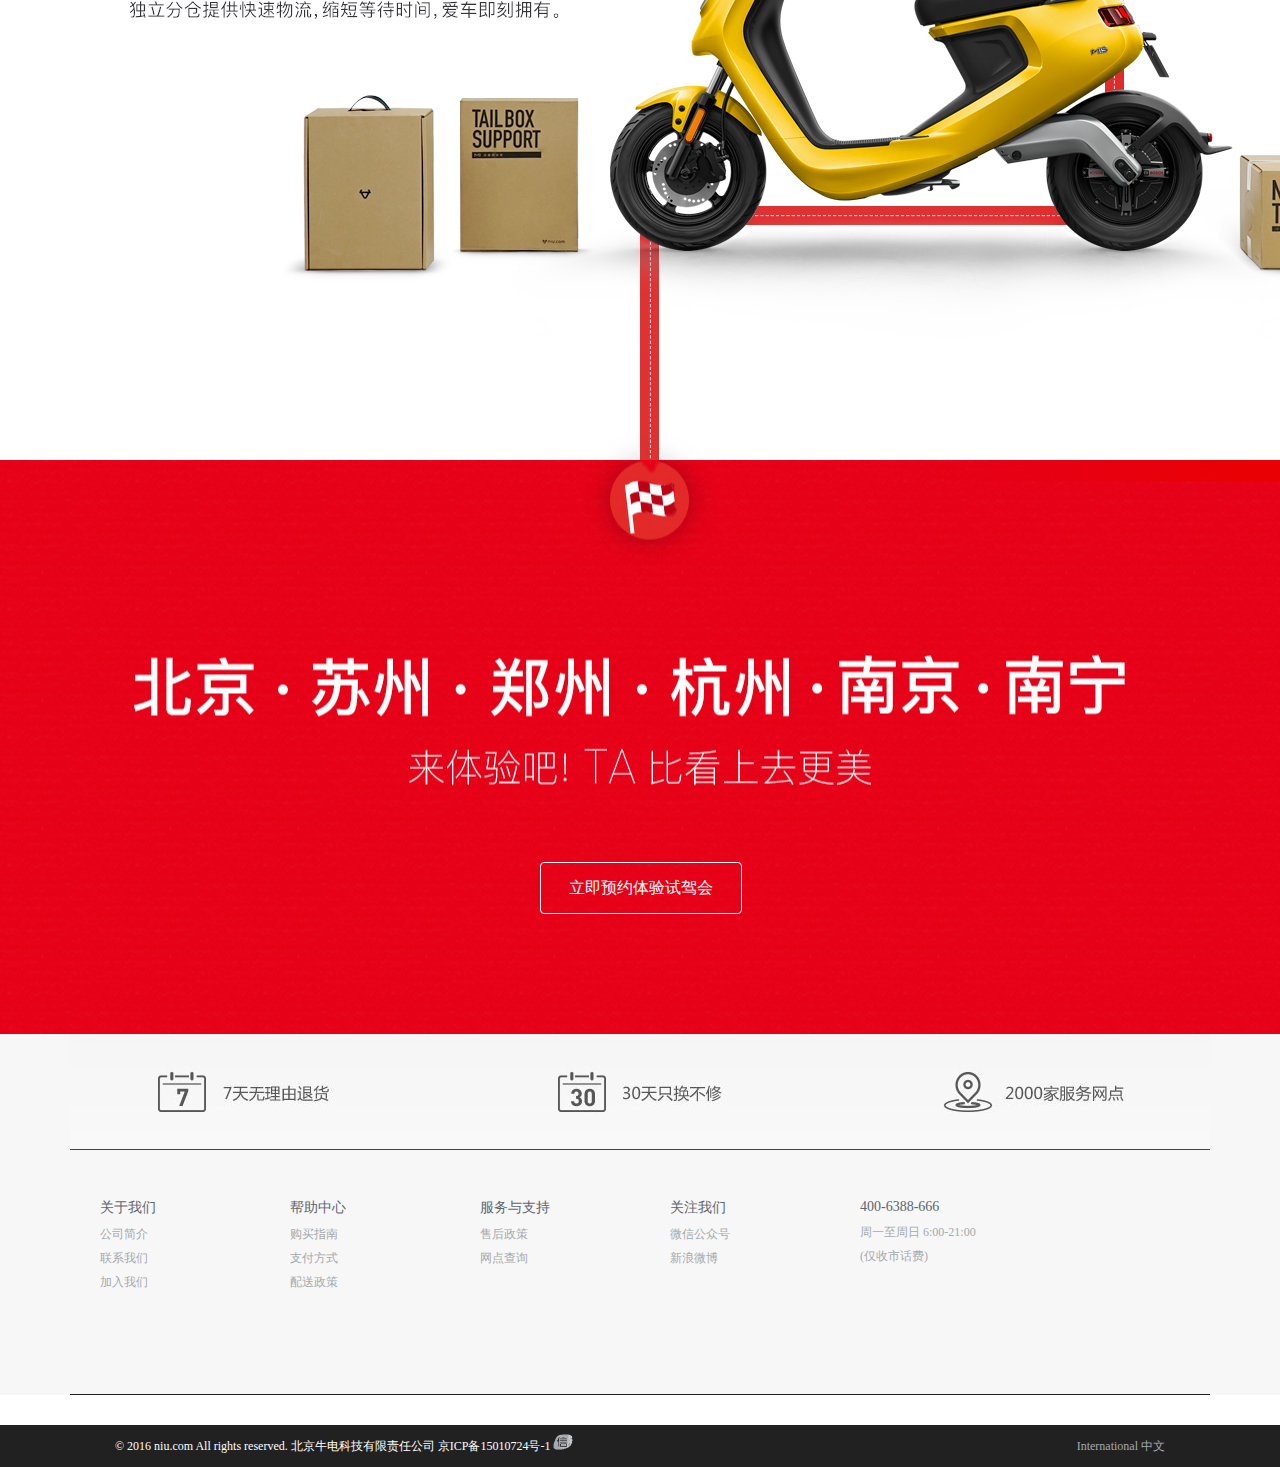
<file: xiaoniuTry.html>
<!DOCTYPE html>
<html lang="en">
<head>
    <meta charset="UTF-8">
    <link href="css/font-awesome.min.css" rel="stylesheet" type="text/css">
    <link href="css/style.css" rel="stylesheet" type="text/css">
    <link href="css/index.css" rel="stylesheet" type="text/css">
    <link href="css/xiaoniuTry.css" rel="stylesheet" type="text/css">
    <script src="js/jquery/jquery-3.1.0.js"></script>
    <script src="js/hxsd_tools.js"></script>
    <script src="js/index.js"></script>
    <script src="js/xiaoniuTry.js"></script>
    <title>Title</title>
    <style>
        .hide{display: none;}
        .show{display: block;}
    </style>

</head>
<body>
<header>
    <div class="header_inner clearfix">
        <div class="logo"><a href="#"><img src="images/logo_03.jpg"></a></div>
        <div class="nav">
            <ul>
                <li id="smallCart">
                    <a href="index.html">小牛电动</a>
                    <div class="collapse" style="display: none;">
                        <div class="collapse-content">
                            <ul>
                                <li>
                                    <a href="#"><img class="mn" src="images/m1.jpg"/><span>M1</span> </a>
                                </li>
                                <li>
                                    <a href="#"><img class="mn" src="images/n1.jpg"/><span>N1S</span> </a>
                                </li>
                            </ul>
                        </div>
                    </div>
                </li>
                <li><a href="products.html">商城</a></li>
                <li><a href="niu-x-plan.html">niu x plan</a></li>
                <li><a href="xiaoniuTry.html">新车试驾</a></li>
                <li id="services">
                    <a href="#">服务</a>
                    <div class="collapse2" style="display: none;">
                        <div class="collapse-content2">
                            <ul>
                                <li>
                                    <div class="service_bg"></div>
                                    <a target="_blank" href="#">
                                        <div class="title">
                                            <p>NIU CARE</p>
                                            <p>保养计划</p>
                                        </div>
                                    </a>
                                </li>
                                <li>
                                    <div class="service_bg2"></div>
                                    <a target="_blank" href="#">
                                        <div class="title">
                                            <p>牛油保</p>
                                            <p>人车保险</p>
                                        </div>
                                    </a>
                                </li>
                                <li>
                                    <div class="service_bg3"></div>
                                    <a target="_blank" href="#">
                                        <div class="title">
                                            <p>网点</p>
                                            <p>查找线下服务</p>
                                        </div>
                                    </a>
                                </li>
                            </ul>
                        </div>
                    </div>
                </li>
                <li><a href="#">社区</a></li>
            </ul>
        </div>
        <div class="nav_right">
            <a href="#" class="fa fa-user"></a>
            <a href="#" class="fa fa-shopping-cart"></a>
        </div>
    </div>
</header>
<div class="main">
    <div class="order1">
        <img class="tittle1" src="images/tittle-1.png">
        <img class="tittle2" src="images/tittle-2.png">
        <a class="txt1" href="#">立即预约体验试驾会</a>
        <a class="txt2" href="#">详细规则></a>
    </div>
    <div class="order2">
        <div class="order2-1"></div>
        <div class="order2-2">
            <ul>
                <li class="clearfix">
                    <div class="top_pic"><img src="images/qing-1.jpg"><img src="images/qing.jpg"></div>
                    <img class="textImg" src="images/text-1.png">
                </li>
                <li class="clearfix">
                    <div class="top_pic"><img src="images/kuai-1.jpg"><img src="images/kuai.jpg"></div>
                    <img class="textImg" src="images/text-2.png">
                </li>
                <li class="clearfix">
                    <div class="top_pic"><img src="images/wen-1.jpg"><img src="images/wen.jpg"></div>
                    <img class="textImg" src="images/text-3.png">
                </li>
                <li class="clearfix">
                    <div class="top_pic"><img src="images/ling-1.jpg"><img src="images/ling.jpg"></div>
                    <img class="textImg" src="images/text-4.png">
                </li>
                <li class="clearfix">
                    <div class="top_pic"><img class="openImg" src="images/zhi-1.jpg"><img src="images/zhi.jpg"></div>
                    <img class="textImg" src="images/text-5.png">
                </li>
            </ul>
        </div>
        <div class="order2-3"></div>
    </div>
    <div class="order3">
        <a href="#">联系我们</a>
    </div>
    <div class="order4">
        <a href="#">更多保护 X 牛油保</a>
    </div>
    <div class="order5">
        <div class="order5-1" id="order">
            <a class="fa fa-chevron-left leftBtn"></a>
            <a class="fa fa-chevron-right rightBtn"></a>
            <div class="order5-1-1 clearfix">
                <ul class="tab">
                    <li>
                        <div class="user">
                            <img src="images/touxiang1.png">
                            <p>李雷</p>
                        </div>
                        <p>服务很棒！小伙儿有耐心！车设计的很精致时尚，细节不错，骑着很拉轰！牛～</p>
                    </li>
                    <li>
                        <div class="user">
                            <img src="images/touxiang2.png">
                            <p>bobo547</p>
                        </div>
                        <p>亲自体验了一下，感觉还是很不错的，比我现在骑的电动车轻便好多，特别是灯光设计的很不错，等下次去换电动车一定选小牛。</p>
                    </li>
                    <li>
                        <div class="user">
                            <img src="images/touxiang3.png">
                            <p>717plus</p>
                        </div>
                        <p>小牛电动很扎实的车子，重点的特色是电池，储物仓和GPS防盗功能！很喜欢！准备拿下！</p>
                    </li>
                </ul>
            </div>
        </div>
    </div>
    <div class="order6">

    </div>
    <div class="order7">

    </div>
    <div class="order8">
        <a href="#">立即预约体验试驾会</a>
    </div>
</div>
<div class="footer">
    <div class="inner">
        <img src="images/ser_03.jpg">
        <ul>
            <li>
                <h3>关于我们</h3>
                <p>公司简介</p>
                <p>联系我们</p>
                <p>加入我们</p>
            </li>
            <li>
                <h3>帮助中心</h3>
                <p>购买指南</p>
                <p>支付方式</p>
                <p>配送政策</p>
            </li>
            <li>
                <h3>服务与支持</h3>
                <p>售后政策</p>
                <p>网点查询</p>
            </li>
            <li>
                <h3>关注我们</h3>
                <p>微信公众号</p>
                <p>新浪微博</p>
            </li>
            <li>
                <h3>400-6388-666</h3>
                <p>周一至周日 6:00-21:00</p>
                <p>(仅收市话费)</p>
            </li>

        </ul>
    </div>
</div>

<div class="boot">
    <div class="inner">
        <p class="bot_left">© 2016 niu.com All rights reserved. 北京牛电科技有限责任公司 京ICP备15010724号-1 <img src="images/cert.png" style="width: 20px;"/></p>
        <div class="bot_right">
            <a href="http://www.niu.com/en/"> <i class="icon-global"></i>International</a>
            <span>中文</span>
        </div>
    </div>
</div>
</body>
</html>
</file>
<file: css/style.css>
@charset "utf-8";
/* CSS Document */
*{margin:0;padding:0;}
ul,ol{list-style:none;}
a{text-decoration:none;}
img, input, textarea{border:none;}
.clearfix:before,.clearfix:after{content: "";display: block; overflow: hidden; visibility: hidden;font-size: 0;line-height: 0;width: 0;height: 0;}
.clearfix:after{clear:both;}
.clearfix{zoom:1;}
header .header_inner{width:1170px;height:50px;margin:0 auto;background-color:#fff;box-shadow:0 0 40px -5px rgba(0,0,0,0.3);position:relative;z-index:3;position: absolute;left: 20%;top: 25px;}
header .header_inner .logo{float:left;line-height:45px;margin-right:75px;margin-left:20px;padding-top:6px;}
/*header .header_inner .logo img{line-height:50px;}*/
header .header_inner ul{float:left;margin-top:10px;display:inline-block;padding-top:5px;}
header .header_inner li{float:left;}
header .header_inner li:hover{display: block}
header .header_inner li a{height:100%;display:block;padding:0 38px;color:#212121;font-size:14px;}
header .header_inner li a:hover{color:#ccc;}
header .header_inner .nav_right .fa-user{display:block;width:49px;height:39px;float:right;text-align:center;line-height:39px;color:#ccc;padding-top:5px;margin-right: 30px;}
header .header_inner .nav_right .fa-shopping-cart{float:right;width:49px;height:39px;text-align:center;padding-right: 50px; line-height:39px;color:#ccc;padding-top:5px;}
/*导航下拉*/
header .header_inner .nav ul li >.collapse{width: 1170px;position: absolute;left: 50%;top: 48px;margin-left: -585px;
    z-index: 9;transition: all 200ms ease-out;background-color: #ffffff;box-shadow:0 0 40px -10px rgba(0,0,0,0.2);}
header .header_inner .nav ul li >.collapse .collapse-content>ul>li>a .mn{width: 391px;margin-right: 50px;}
header .header_inner .nav ul li >.collapse .collapse-content li span{display: block;height: 24px;color: #212121;text-align: center;font-size: 24px;font-weight: bolder;padding-bottom: 15px;}

header .header_inner .nav ul li >.collapse2{width: 1170px;background-color: #ffffff; position: absolute;left: 50%;top: 48px;margin-left: -585px;z-index: 9;box-shadow:0 0 30px -10px rgba(0,0,0,0.2);}
header .header_inner .nav ul li >.collapse2 .collapse-content2 ul{position: relative;height: 100%;width: 100%;}
header .header_inner .nav ul li >.collapse2 .collapse-content2 ul li{float: left;width: 261px;height: 110px;padding: 0;
    margin: 65px 64px;}
header .header_inner .nav ul li >.collapse2 .collapse-content2 ul li a{}
header .header_inner .nav ul li >.collapse2 .collapse-content2 ul li .service_bg{width: 72px;height: 72px;
    line-height: 72px;margin-top: 19px;margin-left: 30px;text-align: center;float: left;background:url("../images/service_03.jpg") no-repeat 0 0; }
header .header_inner .nav ul li >.collapse2 .collapse-content2 ul li .service_bg2{width: 72px;height: 72px;
    line-height: 72px;margin-top: 13px;margin-left: 30px;text-align: center;float: left;background:url("../images/service_04.jpg") no-repeat 0 0; }
header .header_inner .nav ul li >.collapse2 .collapse-content2 ul li .service_bg3{width: 72px;height: 72px;
    line-height: 72px;margin-top: 13px;margin-left: 30px;text-align: center;float: left;background:url("../images/service_05.jpg") no-repeat 0 0; }
header .header_inner .nav ul li >.collapse2 .collapse-content2 ul li .title{font-size: 20px;margin-top: 15px;text-align: left;}


.footer{background-color: #fafafa;}
.footer .footer_top{width: 1200px;margin: 0 auto;}
.footer .footer_top ul{width: 1140px;margin: 0 auto;height: 220px;}
.footer .footer_top ul li{width: 160px;height: 190px;float: left;margin-top: 30px;margin-right: 30px;text-align: left;}
.footer .footer_top ul li dt{margin: 15px 0 5px 30px; font-size: 14px;color: #6c6670;font-weight: bolder;}
.footer .footer_top ul li dd a{margin: 0 0 0 30px; font-size: 12px;color: #a4a9ad;height: 24px;line-height: 24px;}
.footer .footer_top ul li dd i{margin-left: -26px;padding-right: 10px;}
.footer .footer_top ul li dd:hover a{color: #535252;}
.footer .footer_bot{width: 1200px;margin: 30px auto 0;height: 35px;}
.footer .footer_bot p{font-size: 12px;color: #a4a9ad;padding-left: 60px;float: left;}
.footer .footer_bot .bot_right{font-size: 12px;color: #a4a9ad;padding-right: 60px;float: right;}
.footer .footer_bot .bot_right a{color: #a4a9ad;}
</file>
<file: css/index.css>
@charset "utf-8";
/* CSS Document */
/*banner区域*/
body{font-family: "微软雅黑";}
.banner{height:900px;}
.banner{position: relative;overflow: hidden;animation: all 2s;}
.banner ul{left: 0;position: absolute;width: 8000px;}
.banner ul li{float: left;width: 1990px;}
.banner ul li img{width: 100%;}

.banner .teb .banner_inside{position: absolute;top: 45%;left:1300px;}
.banner .teb .banner_inside img{width: 81%;}
.banner .teb .banner_inside p{line-height: 30px;font-size: 12px;font-weight: 500;color: #6e6e6e;}
.banner .teb .banner_inside a{color: #df001f;font-size: 14px;position: relative;
    display: inline-block;margin-right: 40px;transition: all 200ms ease-out;}
.banner .teb .banner_inside a:hover i{margin-left: 10px;}
.banner .teb .banner_inside a i{color: #df001f;font-size: 14px;line-height: 18px; position: absolute
;top:-2px;left:60px;margin-left: 5px;transition: all 200ms ease-out;}

.banner .teb .banner_inside2{position: absolute;top: 30%;left:3150px;width: 450px;
    font-size: 18px;line-height: 24px;}
.banner .teb .banner_inside2 img{width: 100%;}
.banner .teb .banner_inside2>a{color: #df001f;position: relative;margin-top: 5%;
    display: inline-block;margin-right: 40px;transition: all 200ms ease-out;}
.banner .teb .banner_inside2 a:hover i{margin-right: -10px;}
.banner .teb .banner_inside2 a i{color: #df001f;font-size: 14px;line-height: 18px; position: absolute
;top:2px;right:-20px;margin-left: 5px;transition: all 200ms ease-out;}

.banner .teb .banner_inside3{position: absolute;top: 30%;left:5250px;width: 450px;
    font-size: 18px;line-height: 24px;}
.banner .teb .banner_inside3 img{width: 100%;}
.banner .teb .banner_inside3>a{color: #000;position: relative;margin-top: 5%;
    display: inline-block;margin-right: 40px;transition: all 200ms ease-out;}
.banner .teb .banner_inside3 a:hover i{margin-right: -10px;}
.banner .teb .banner_inside3 a i{color: #000;font-size: 14px;line-height: 18px; position: absolute
;top:2px;right:-20px;margin-left: 5px;transition: all 200ms ease-out;}

.banner .teb .banner_inside4{position: absolute;top: 85%;left:6850px;width: 450px;
    font-size: 18px;line-height: 24px;margin-top: 30px;}
.banner .teb .banner_inside4>a{color: #df001f;position: relative;margin-top: 5%;
    display: inline-block;margin-right: 40px;transition: all 200ms ease-out;margin-right: 50px;}
.banner .teb .banner_inside4 a:hover i{margin-right: -10px;}
.banner .teb .banner_inside4 a i{color: #df001f;font-size: 14px;line-height: 18px; position: absolute
;top:2px;right:-20px;margin-left: 5px;transition: all 200ms ease-out;}

.banner .nav{display: inline-block;text-align: center;width: 200px;position: absolute;bottom: 110px;left: 50%;}
.banner .nav li{width: 22px;height: 5px;background-color: #ffffff;margin-right: 10px;cursor: pointer;transition: all 1s;float: left;}
.banner .nav li:hover{background-color: #666;}
.banner .nav .active{background-color: #f00;}

.main{min-width: 1170px;background-color: #ffffff;}
.main ul{width: 99%;padding: 0.5%;}
.main ul li{float: left;height: 100%;width: 25%;margin: 1.3% 0;cursor: pointer;}
.main ul li:hover .m1_bg1,.main ul li:hover .m1_bg2,.main ul li:hover .m1_bg3,.main ul li:hover .m1_bg4{box-shadow: 0 20px 40px -10px rgba(0,0,0,.2);}
.main ul li .m1_bg1{background: url("../images/m1_71269e8b.jpg") no-repeat center;background-size: cover;
    cursor: pointer;margin: 0 auto;width: 95%;height: 228px;border-radius: 4px;transition: box-shadow 200ms ease-out;}
.main ul li .m1_bg2{background: url("../images/life_138cc812.jpg") no-repeat center;background-size: cover;
    cursor: pointer;margin: 0 auto;width: 95%;height: 228px;border-radius: 4px;}
.main ul li .m1_bg3{background: url("../images/684_94eb54a3.jpg") no-repeat center;background-size: cover;
    cursor: pointer;margin: 0 auto;width: 95%;height: 228px;border-radius: 4px;}
.main ul li .m1_bg4{background: url("../images/0829_a36a832d.jpg") no-repeat center;background-size: cover;
    cursor: pointer;margin: 0 auto;width: 95%;height: 228px;border-radius: 4px;}
.main ul li h3{font-size: 22px;color: #5c6670;width: 85%;margin: 12px auto 0;font-weight: bolder;}
.main ul li p{font-size: 14px;color: #a4a9ad;width: 85%;margin: 8px auto 0;font-weight: bolder;}

/*products页面*/
.ban{height:580px;}
.ban{position: relative;overflow: hidden;animation: all 2s;}
.ban ul{left: 0;position: absolute;width: 3960px;}
.ban ul li{float: left;width: 1980px;}
.ban ul li img{width: 100%;}

.ban .teb .banner_inside{position: absolute;top: 45%;left:1300px;}
.ban .teb .banner_inside img{width: 81%;}
.ban .teb .banner_inside p{line-height: 30px;font-size: 12px;font-weight: 500;color: #6e6e6e;}
.ban .teb .banner_inside a{color: #df001f;font-size: 14px;position: relative;
    display: inline-block;margin-right: 40px;transition: all 200ms ease-out;}
.ban .teb .banner_inside a:hover i{margin-left: 10px;}
.ban .teb .banner_inside a i{color: #df001f;font-size: 14px;line-height: 18px; position: absolute
;top:-2px;left:60px;margin-left: 5px;transition: all 200ms ease-out;}






.inner{width: 1170px;margin: 0 auto;}
.main .xldd{height: 42%;}
.main .xldd .text{height: 42%;text-align: center;height: 75px;padding-top: 30px;}
.main .xldd .text .text1{font-size: 36px;font-weight: bolder;}
.main .xldd .text .text2{font-size: 18px;color: #5c6670;line-height: 18px;}
.main .pic .pic_left_img img{width: 100%;height: 234px;}
.main .pic .pic_left{float: left;width: 360px;margin: 0 97.5px;height: 315px;cursor: pointer;}
.main .pic .pic_left .txt{height: 60px;padding-top: 5px;}
.main .pic .pic_left .txt span{color: #5c6670;font-size: 18px;}
.main .pic .pic_left .txt span:hover{color: #f00;}
.main .pic .pic_left .txt .m1{float: left;}
.main .pic .pic_left .txt .price{float: right;}
.main .pic .pic_left .txt ul{height: 14px;width: 100%;float: left;margin-top: 15px;}
.main .pic .pic_left .txt ul li{float: left;}
.main .pic .pic_left .txt ul .white{width: 13px;height: 13px;border: solid 1px #d1d3d3;
    border-radius: 50%;margin-right: 8px;}
.main .pic .pic_left .txt ul .yellow,.main .pic .pic_left .txt ul .red,.main .pic .pic_left .txt ul .gary,
.main .pic .pic_left .txt ul .blue{width: 14px;height: 14px;background-color: #ffc600;
    border-radius: 50%;margin-right: 8px;}
.main .pic .pic_left .txt ul .red{background-color: #f00;}
.main .pic .pic_left .txt ul .blue{background-color: #0086d6;}
.main .pic .pic_left .txt ul .gary{background-color: #53565a;}


.productList{background-color: #f5f5f5;padding: 70px 0 60px;overflow: auto;}
.productList .content{width: 1170px;margin: 0 auto;padding-bottom: 70px;}
.productList .content .new_product{height: 30px;line-height: 30px;}
.productList .content .new_product .new{margin-left: 20px;margin-right: 15px;font-size: 24px;}
.productList .content .new_product .arr{color: #5c6670;font-size: 18px;}

/*.productList .content .pro_list a{display: block;width: 262.5px;height: 360px;float: left;margin: 15px;}
.productList .content .pro_list a:hover{box-shadow: 0 20px 40px -10px rgba(0,0,0,.2);z-index: 99;}*/
.productList .content .pro_list .pro_list_all{position: relative;width: 262.5px;border-radius: 4px;background-color: #ffffff;float: left;margin: 15px;}
.productList .content .pro_list .pro_list_all:hover{box-shadow: 0 20px 40px -10px rgba(0,0,0,.2);}
.productList .content .pro_list .pro_list_all .pro_list_img img{width: 100%;}
.productList .content .pro_list .pro_list_all .card{height: 98px;padding: 7px 20px;overflow: hidden;}
.productList .content .pro_list .pro_list_all .card .m1{font-size: 18px;color: #5c6670;height: 27px;}
.productList .content .pro_list .pro_list_all .card .m2{height: 21px;font-size: 14px;color: #a4a9ad;}
.productList .content .pro_list .pro_list_all .card span{float: right;margin-top: 4px;height: 25px;font-size: 18px;color: #f00;}


.productList .content .pro_list2 .ss{width: 555px;position: relative;}
.productList .content .pro_list2 .ss .pro_list_img{width: 555px;height: 378px;}
.productList .content .pro_list2 .ss .pro_list_img img{width: 555px;height: 378px;}
.productList .content .pro_list2 .ss .card{position: absolute;left: 30%;bottom: -4%}
.productList .content .pro_list2 .ss .card .m1s{color: #ffffff;}
.productList .content .pro_list2 .ss .card span{float: none;padding-left: 35px;}


.productList .content .pro_list2 .aa{width: 262.5px;position: relative;}
.productList .content .pro_list2 .aa .pro_list_img{width: 262.5px;height: 378px;}
.productList .content .pro_list2 .aa .pro_list_img img{width: 262.5px;height: 378px;border-radius: 4px;}
.productList .content .pro_list2 .aa .card{position: absolute;left: -1%;top: 5%}
.productList .content .pro_list2 .aa .card .m1s{color: #ffffff;}
.productList .content .pro_list2 .aa .card span{float: none;margin-top: 8px;}
</file>
<file: css/niu-x-plan.css>
#ban{position: relative;}
#ban #tabs>ol{width: 100px; position: absolute;bottom: 10%;left: 50%;}
#ban #tabs ol li{float: left;margin-right: 8px;}
#ban #tabs ol li .cur{background-color: red;}
#ban #tabs ol li a{display: block; width: 18px;height: 4px;background-color: #ffffff;}
#ban #tabs #content{width: 100%;}
#ban #tabs #content a img{width: 100%;}
#ban #tabs #content > div{display: none;}


.main .inner{width: 1140px;}
.main .inner ul li{width: 100%;padding-bottom: 30px;}
.main .inner ul li .left{float: left; width: 495px;height: 300px;padding: 30px;margin-right: 30px;position: relative;}
.main .inner ul li .left .artist{display: block;width: 78px;height: 30px;background-color: #000;
    border-radius: 4px;font-size: 12px;text-align: center;color: #ffffff;line-height: 30px;}
.main .inner ul li .left h1{font-size: 36px;height: 48px;line-height: 48px;}
.main .inner ul li .left h2{font-size: 36px;height: 48px;line-height: 48px;margin-bottom: 60px;
    color: #5c6670;font-weight: 200;}
.main .inner ul li .left p{position: absolute;font-size: 14px;color: #5c6670;bottom: 40px;
    line-height: 20px;margin: 0 30px 20px 0;width: 495px;font-weight: normal;}
.main .inner ul li .left .bot{position: absolute;width: 100%;bottom: 15px;height: 20px;line-height: 20px;font-size: 14px;}
.main .inner ul li .left .bot span{color: #a4a9ad;float: left;}
.main .inner ul li .left .bot a{color: #df001f;float: right;margin-right: 30px;width: 90px;transition: all 2s ease-out}
.main .inner ul li .left .bot a i{font-size: 12px;margin-left: 5px;transition: all 1s;}
.main .inner ul li .left .bot a:hover i{margin-left: 15px;transition: all 1s;}
.main .inner ul li > .fl_l{float: left;}
.main .inner ul li > .fl_r{float: right;}
.main .inner ul li .right{width: 495px;height: 360px;float: left;}
.main .inner ul li .right img{width: 100%;height: 100%;border-radius: 4px;}
</file>
<file: css/service.css>
.main .orders{height: 866px; background:url("../images/servicekv_4fc0f92b (1).jpg") no-repeat center;background-size: cover; }
.main .orders1{width: 100%;height: 300px;background-color: #ffffff;position: relative;}
.main .orders1 h1{text-align: center;font-size: 36px;height: 48px;line-height: 48px;
    color: #212121;padding: 40px 0;font-weight: bolder;}
.main .orders1 .orders1-1{height:110px;}
.main .orders1 .orders1-1 ul{width: 1340px;margin: 0 auto;height:110px;}
.main .orders1 .orders1-1 ul li{float: left;padding: 20px 20px 0 60px;
    width:255px;cursor: pointer;height: 72px;}
.main .orders1 .orders1-1 ul li a{display: block;height: 100%;color: #212121;}
.main .orders1 .orders1-1 ul li .niu_bg{background: url("../images/service_03.jpg") no-repeat;width: 72px;height: 72px;float: left;}
.main .orders1 .orders1-1 ul li .niu_text{float: left;padding-left: 15px;font-size: 18px;color: #5c6670;width: 100px;}
</file>
<file: css/xiaoniuTry.css>
.main{width: 100%;}
.main .order1{background:url("../images/order1.jpg") no-repeat center center ;width: 100%; height: 800px;position: relative;}
.main .order1 .tittle1{position: absolute;left: 50%;top: 224px;}
.main .order1 .tittle2{position: absolute;left: 50%;top: 367px;}
.main .order1 .txt1{position: absolute;left: 50%;top: 468px;width: 198px;height: 38px;line-height: 36px;
    color: #eee5e5;text-align: center;border: 1px solid #ffffff;border-radius: 4px;}
.main .order1 .txt1:hover{background-color: #ffffff;transition: all 0.5s;color: red;}
.main .order1 .txt2{width: 60px;height: 20px;position: absolute;left: 50%;top: 480px;
    font-size: 12px;color: #eee5e5;margin-left: 248px;}

.main .order2 .order2-1{background: url("../images/order2-1.png") no-repeat center center;width: 100%;height: 372px;}
.main .order2 .order2-2{background: url("../images/order2-2.png") no-repeat center center;width: 100%;height: 702px;position: relative;}
.main .order2 .order2-2 ul{width: 1100px;height: 620px;position: absolute;left: 45%;
    margin-left: -314px;top: 54px;overflow: hidden;}
.main .order2 .order2-2 ul .clearfix{margin: 0;}
.main .order2 .order2-2 ul li{position: relative;height: 188px;width: 488px;float: left;}
.main .order2 .order2-2 ul li .top_pic{position: relative;height: 182px;width: 220px;float: left;}
.main .order2 .order2-2 ul li .top_pic .openImg{display: block;opacity: 1;-webkit-transition: All 0.2s ease-in-out;}
.main .order2 .order2-2 ul li .top_pic .openImg:hover{transform: scale(2,2);opacity: 0;}
.main .order2 .order2-2 ul li .top_pic img{position: absolute;margin-top: -14px;}

.main .order2 .order2-2 ul li .textImg{margin-top: 42px;float: left;}
.main .order2 .order2-3{background: url("../images/order2-3.png") no-repeat center center;width: 100%;height: 707px;}

.main .order3{background:url("../images/order3.png") no-repeat center center ;width: 100%; height: 594px;position: relative;}
.main .order3 a{position: absolute;width: 164px;height: 40px;border: 2px solid #df001f;
    border-radius: 20px;text-align: center;line-height: 40px;color: #df001f;left: 50%;bottom: 180px;
    margin-left: -56px;font-size: 20px;}
.main .order3 a:hover{background-color: red;color: #ffffff;}

.main .order4{background:url("../images/order4.png") no-repeat center center ;width: 100%; height: 637px;position: relative;}
.main .order4 a{position: absolute;width: 200px;height: 40px;border: 2px solid #df001f;
    border-radius: 20px;text-align: center;line-height: 40px;color: #df001f;left: 50%;bottom: 260px;
    margin-left: -234px;font-size: 20px;}
.main .order4 a:hover{background-color: red;color: #ffffff;}
.main .order5{background:url("../images/order5.png") no-repeat center center ;
    width: 100%; height: 658px;position: relative;}
.main .order5 .order5-1{position: absolute;left: 44%;top: 270px;width: 500px;margin-right: 200px;}
.main .order5 .order5-1 .leftBtn{position: absolute;left: 70px;top: 86px;font-size: 28px;z-index: 9;cursor: pointer;}
.main .order5 .order5-1 .rightBtn{position: absolute;right: 70px;top: 86px;font-size: 28px;z-index: 9;cursor: pointer;}
.main .order5 .order5-1 .order5-1-1{position: relative;width: 500px;height: 340px;overflow: hidden;}
.main .order5 .order5-1 .order5-1-1 ul{width: 1500px;height: 260px;position: absolute;top: 0;left: 0;}
.main .order5 .order5-1 .order5-1-1 ul li{width: 500px;float: left;position: relative;margin: 0;}
.main .order5 .order5-1 ul li .user{width: 100%;text-align: center;padding-top: 25px;padding-bottom: 25px;}
.main .order5 .order5-1 ul li .user img{width: 86px;height: 86px;border-radius: 4px;}
.main .order5 .order5-1 ul li .user p{line-height: 46px;font-weight: normal;color: #454545;}
.main .order5 .order5-1 ul li p{line-height: 22px;font-weight: normal;color: #454545;}
.main .order6{background:url("../images/order7.png") no-repeat center center ;
    width: 100%; height: 425px;}
.main .order7{background:url("../images/order8.png") no-repeat center center ;
    width: 100%; height: 365px;}
.main .order8{background:url("../images/cityName-four-1.jpg") no-repeat center center ;
    width: 100%; height: 574px;position: relative;}
.main .order8 a{width: 200px;height: 50px;line-height: 50px;color: #fff;text-align: center;
    position: absolute;left: 50%;top: 70%;margin-left: -100px;border-radius: 4px;
    border: 1px solid #fff;transition: all 1s;}
.main .order8 a:hover{background-color: #ffffff;color: red;}

.footer{width: 100%;background-color: #f7f7f7;}
.footer .inner{width: 1140px;margin: 0 auto;}
.footer .inner ul{width: 1140px;height: 240px;border-bottom: 1px solid #212121;}
.footer .inner ul li{width: 160px;height: 190px;float: left;text-align: left;
    margin: 30px 30px 0 0;}
.footer .inner ul li h3{font-size: 14px;font-weight: normal;color: #5c6670;margin: 15px 0 5px 30px;}
.footer .inner ul li p{margin: 0 0 0 30px;color: #a4a9ad;height: 24px;line-height: 24px;font-size: 12px;cursor: pointer;}
.footer .inner ul li p:hover{color: #646363;}

.boot {width: 100%;background-color: #212121;height: 42px;line-height: 42px;margin-top: 30px;}
.boot .inner p{font-size: 12px;color: #fff;padding-left: 60px;float: left;}
.boot .inner .bot_right{font-size: 12px;color: #a4a9ad;padding-right: 60px;float: right;}
.boot .inner .bot_right a{color: #a4a9ad;}
</file>
